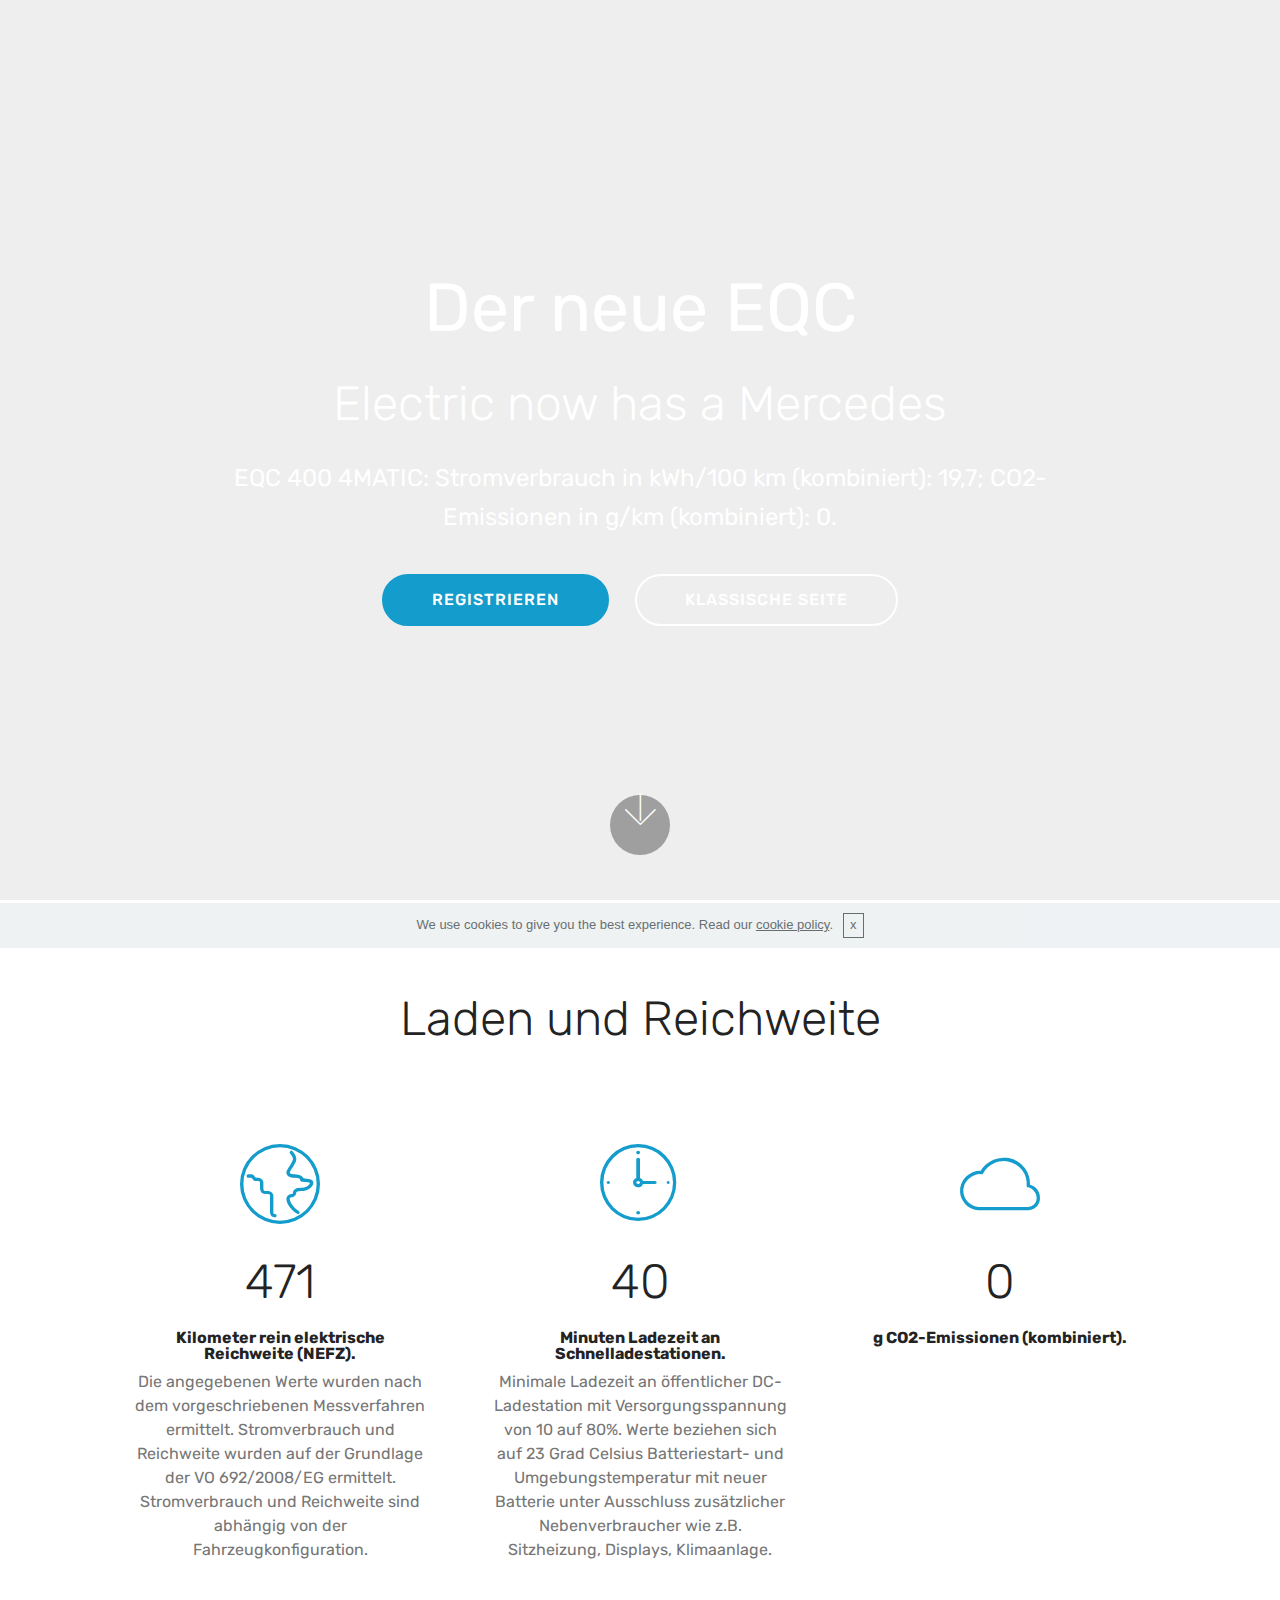
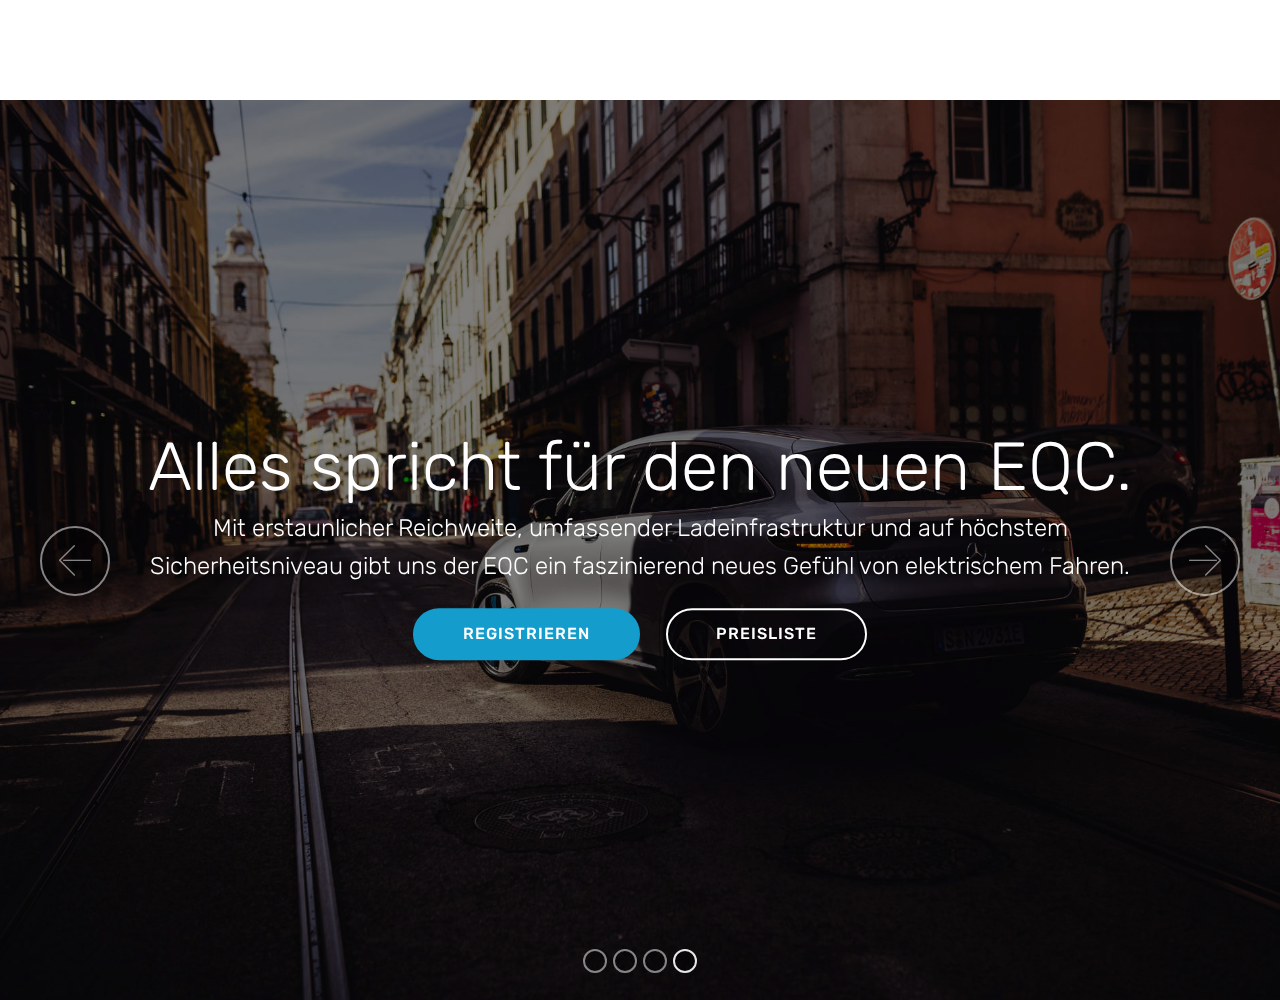
<file: index.html>
<!DOCTYPE html>
<html  >
<head>
  <!-- Site made with Mobirise Website Builder v4.10.7, https://mobirise.com -->
  <meta charset="UTF-8">
  <meta http-equiv="X-UA-Compatible" content="IE=edge">
  <meta name="generator" content="Mobirise v4.10.7, mobirise.com">
  <meta name="viewport" content="width=device-width, initial-scale=1, minimum-scale=1">
  <link rel="shortcut icon" href="assets/images/logo4.png" type="image/x-icon">
  <meta name="description" content="">
  
  <title>Home</title>
  <link rel="stylesheet" href="assets/web/assets/mobirise-icons/mobirise-icons.css">
  <link rel="stylesheet" href="assets/tether/tether.min.css">
  <link rel="stylesheet" href="assets/bootstrap/css/bootstrap.min.css">
  <link rel="stylesheet" href="assets/bootstrap/css/bootstrap-grid.min.css">
  <link rel="stylesheet" href="assets/bootstrap/css/bootstrap-reboot.min.css">
  <link rel="stylesheet" href="assets/gdpr-plugin/gdpr-styles.css">
  <link rel="stylesheet" href="assets/theme/css/style.css">
  <link rel="stylesheet" href="assets/mobirise/css/mbr-additional.css" type="text/css">
  
  
  
</head>
<body>
  <section class="cid-rBz2RCha58 mbr-fullscreen" data-bg-video="https://www.youtube.com/watch?v=TdrK1Y_M3uk" id="header2-0">

    

    

    <div class="container align-center">
        <div class="row justify-content-md-center">
            <div class="mbr-white col-md-10">
                <h1 class="mbr-section-title mbr-bold pb-3 mbr-fonts-style display-1"><span style="font-weight: normal;">
                    Der neue EQC</span></h1>
                <h3 class="mbr-section-subtitle align-center mbr-light pb-3 mbr-fonts-style display-2">
                    Electric now has a Mercedes</h3>
                <p class="mbr-text pb-3 mbr-fonts-style display-5">EQC 400 4MATIC: Stromverbrauch in kWh/100 km (kombiniert): 19,7; CO2-Emissionen in g/km (kombiniert): 0.</p>
                <div class="mbr-section-btn"><a class="btn btn-md btn-primary display-4" href="https://www.mercedes-benz.at/passengercars/mercedes-benz-cars/eqc-registration.html">REGISTRIEREN</a>
                    <a class="btn btn-md btn-white-outline display-4" href="https://www.mercedes-benz.at/passengercars/mercedes-benz-cars/models/eqc/explore.html">KLASSISCHE SEITE</a></div>
            </div>
        </div>
    </div>
    <div class="mbr-arrow hidden-sm-down" aria-hidden="true">
        <a href="#next">
            <i class="mbri-down mbr-iconfont"></i>
        </a>
    </div>
</section>

<section class="engine"><a href="https://mobirise.info/h">create a web page for free</a></section><section class="counters1 counters cid-rCqkPX7fSD" id="counters1-1">

    

    

    <div class="container">
        <h2 class="mbr-section-title pb-3 align-center mbr-fonts-style display-2"><p>
            Laden und Reichweite</p></h2>
        

        <div class="container pt-4 mt-2">
            <div class="media-container-row">
                <div class="card p-3 align-center col-12 col-md-6 col-lg-4">
                    <div class="panel-item p-3">
                        <div class="card-img pb-3">
                            <span class="mbr-iconfont mbri-globe"></span>
                        </div>

                        <div class="card-text">
                            <h3 class="count pt-3 pb-3 mbr-fonts-style display-2">
                                  471</h3>
                            <h4 class="mbr-content-title mbr-bold mbr-fonts-style display-7">
                                Kilometer rein elektrische Reichweite (NEFZ).</h4>
                            <p class="mbr-content-text mbr-fonts-style display-7">
                                Die angegebenen Werte wurden nach dem vorgeschriebenen Messverfahren ermittelt. Stromverbrauch und Reichweite wurden auf der Grundlage der VO 692/2008/EG ermittelt. Stromverbrauch und Reichweite sind abhängig von der Fahrzeugkonfiguration.
                            </p>
                        </div>
                    </div>
                </div>


                <div class="card p-3 align-center col-12 col-md-6 col-lg-4">
                    <div class="panel-item p-3">
                        <div class="card-img pb-3">
                            <span class="mbr-iconfont mbri-clock"></span>
                        </div>
                        <div class="card-text">
                            <h3 class="count pt-3 pb-3 mbr-fonts-style display-2">
                                  40</h3>
                            <h4 class="mbr-content-title mbr-bold mbr-fonts-style display-7">Minuten Ladezeit an Schnelladestationen.</h4>
                            <p class="mbr-content-text mbr-fonts-style display-7">
                                    Minimale Ladezeit an öffentlicher DC-Ladestation mit Versorgungsspannung von 10 auf 80%. Werte beziehen sich auf 23 Grad Celsius Batteriestart- und Umgebungstemperatur mit neuer Batterie unter Ausschluss zusätzlicher Nebenverbraucher wie z.B. Sitzheizung, Displays, Klimaanlage. 
                            </p>
                        </div>
                    </div>
                </div>

                <div class="card p-3 align-center col-12 col-md-6 col-lg-4">
                    <div class="panel-item p-3">
                        <div class="card-img pb-3">
                            <span class="mbr-iconfont mbri-cloud"></span>
                        </div>
                        <div class="card-text">
                            <h3 class="count pt-3 pb-3 mbr-fonts-style display-2">
                                  0
                            </h3>
                            <h4 class="mbr-content-title mbr-bold mbr-fonts-style display-7">
                                g CO2-Emissionen (kombiniert).</h4>
                            <p class="mbr-content-text mbr-fonts-style display-7"></p>
                        </div>
                    </div>
                </div>


                
            </div>
        </div>
   </div>
</section>

<section class="carousel slide cid-rCqmaTz2up" data-interval="false" id="slider1-3">

    

    <div class="full-screen"><div class="mbr-slider slide carousel" data-pause="true" data-keyboard="false" data-ride="carousel" data-interval="6000"><ol class="carousel-indicators"><li data-app-prevent-settings="" data-target="#slider1-3" data-slide-to="0"></li><li data-app-prevent-settings="" data-target="#slider1-3" data-slide-to="1"></li><li data-app-prevent-settings="" data-target="#slider1-3" data-slide-to="2"></li><li data-app-prevent-settings="" data-target="#slider1-3" class=" active" data-slide-to="3"></li></ol><div class="carousel-inner" role="listbox"><div class="carousel-item slider-fullscreen-image" data-bg-video-slide="false" style="background-image: url(assets/images/stageelement-5ecd.mq6.0.stage.20190430121536-1681x560.jpg);"><div class="container container-slide"><div class="image_wrapper"><div class="mbr-overlay"></div><img src="assets/images/stageelement-5ecd.mq6.0.stage.20190430121536-1681x560.jpg"><div class="carousel-caption justify-content-center"><div class="col-10 align-left"><h2 class="mbr-fonts-style display-1">Alles spricht für den neuen EQC.</h2><p class="lead mbr-text mbr-fonts-style display-5">Mit erstaunlicher Reichweite, umfassender Ladeinfrastruktur und auf höchstem Sicherheitsniveau gibt uns der EQC ein faszinierend neues Gefühl von elektrischem Fahren.</p><div class="mbr-section-btn" buttons="0"><a class="btn display-4 btn-primary" href="https://www.mercedes-benz.at/passengercars/mercedes-benz-cars/models/eqc/charging-and-range.html">LADEN UND REICHWEITE</a> <a class="btn  btn-white-outline display-4" href="https://www.mercedes-benz.at/passengercars/mercedes-benz-cars/models/eqc/comfort.html">KOMFORT</a></div></div></div></div></div></div><div class="carousel-item slider-fullscreen-image" data-bg-video-slide="false" style="background-image: url(assets/images/stageelement-91bf.mq6.0.stage.20190506113320-1681x560.jpg);"><div class="container container-slide"><div class="image_wrapper"><div class="mbr-overlay"></div><img src="assets/images/stageelement-91bf.mq6.0.stage.20190506113320-1681x560.jpg"><div class="carousel-caption justify-content-center"><div class="col-10 align-left"><h2 class="mbr-fonts-style display-1">Ein neuer Antrieb. Eine neue Ästhetik.</h2><p class="lead mbr-text mbr-fonts-style display-5">Der EQC strahlt eine faszinierende Reinheit, Ruhe und Modernität aus. Damit verkörpert er die neue Designsprache des progressiven Luxus.</p><div class="mbr-section-btn" buttons="0"><a class="btn btn-primary display-4" href="https://www.mercedes-benz.at/passengercars/mercedes-benz-cars/models/eqc/design.html">DESIGN</a> <a class="btn  btn-white-outline display-4" href="https://www.mercedes-benz.at/passengercars/mercedes-benz-cars/models/eqc/specifications.html">SPEZIFIKATIONEN</a></div></div></div></div></div></div><div class="carousel-item slider-fullscreen-image" data-bg-video-slide="false" style="background-image: url(assets/images/20190206eq1-1681x560.jpg);"><div class="container container-slide"><div class="image_wrapper"><div class="mbr-overlay"></div><img src="assets/images/20190206eq1-1681x560.jpg"><div class="carousel-caption justify-content-center"><div class="col-10 align-right"><h2 class="mbr-fonts-style display-1">Elektrisch Fahren mit dem Sicherheitsanspruch von Mercedes-Benz.</h2><p class="lead mbr-text mbr-fonts-style display-5">Fahrassistenzsysteme der neuesten Generation sorgen auch im EQC für ein höchst entspanntes, sicheres Fahrerlebnis. Im Notfall können sie automatisch reagieren und somit den Fahrer spürbar entlasten.</p><div class="mbr-section-btn" buttons="0"><a class="btn display-4 btn-primary" href="https://www.mercedes-benz.at/passengercars/mercedes-benz-cars/models/eqc/safety.html">SICHERHEIT</a> <a class="btn  btn-white-outline display-4" href="https://www.mercedes-benz.at/passengercars/mercedes-benz-cars/models/eqc/safety.html">LEASING UND FINANZIERUNG</a></div></div></div></div></div></div><div class="carousel-item slider-fullscreen-image active" data-bg-video-slide="false" style="background-image: url(assets/images/pc501429-2000x1333.jpg);"><div class="container container-slide"><div class="image_wrapper"><div class="mbr-overlay"></div><img src="assets/images/pc501429-2000x1333.jpg"><div class="carousel-caption justify-content-center"><div class="col-10 align-center"><h2 class="mbr-fonts-style display-1">Alles spricht für den neuen EQC.</h2><p class="lead mbr-text mbr-fonts-style display-5">Mit erstaunlicher Reichweite, umfassender Ladeinfrastruktur und auf höchstem Sicherheitsniveau gibt uns der EQC ein faszinierend neues Gefühl von elektrischem Fahren.</p><div class="mbr-section-btn" buttons="0"><a class="btn display-4 btn-primary" href="https://www.mercedes-benz.at/passengercars/mercedes-benz-cars/eqc-registration.html">REGISTRIEREN</a> <a class="btn  btn-white-outline display-4" href="https://www.mercedes-benz.at/passengercars/mercedes-benz-cars/models/eqc/offers/pricelist/_jcr_content/par/productinfotextimage/interactions.attachments.0.Mercedes-Benz-Preisliste-EQC-N293.pdf">PREISLISTE</a></div></div></div></div></div></div></div><a data-app-prevent-settings="" class="carousel-control carousel-control-prev" role="button" data-slide="prev" href="#slider1-3"><span aria-hidden="true" class="mbri-left mbr-iconfont"></span><span class="sr-only">Previous</span></a><a data-app-prevent-settings="" class="carousel-control carousel-control-next" role="button" data-slide="next" href="#slider1-3"><span aria-hidden="true" class="mbri-right mbr-iconfont"></span><span class="sr-only">Next</span></a></div></div>

</section>


  <script src="assets/web/assets/jquery/jquery.min.js"></script>
  <script src="assets/popper/popper.min.js"></script>
  <script src="assets/tether/tether.min.js"></script>
  <script src="assets/bootstrap/js/bootstrap.min.js"></script>
  <script src="assets/smoothscroll/smooth-scroll.js"></script>
  <script src="assets/cookies-alert-plugin/cookies-alert-core.js"></script>
  <script src="assets/cookies-alert-plugin/cookies-alert-script.js"></script>
  <script src="assets/bootstrapcarouselswipe/bootstrap-carousel-swipe.js"></script>
  <script src="assets/vimeoplayer/jquery.mb.vimeo_player.js"></script>
  <script src="assets/viewportchecker/jquery.viewportchecker.js"></script>
  <script src="assets/ytplayer/jquery.mb.ytplayer.min.js"></script>
  <script src="assets/theme/js/script.js"></script>
  <script src="assets/slidervideo/script.js"></script>
  
  
<input name="cookieData" type="hidden" data-cookie-text="We use cookies to give you the best experience. Read our <a href='privacy.html'>cookie policy</a>.">
  </body>
</html>
</file>
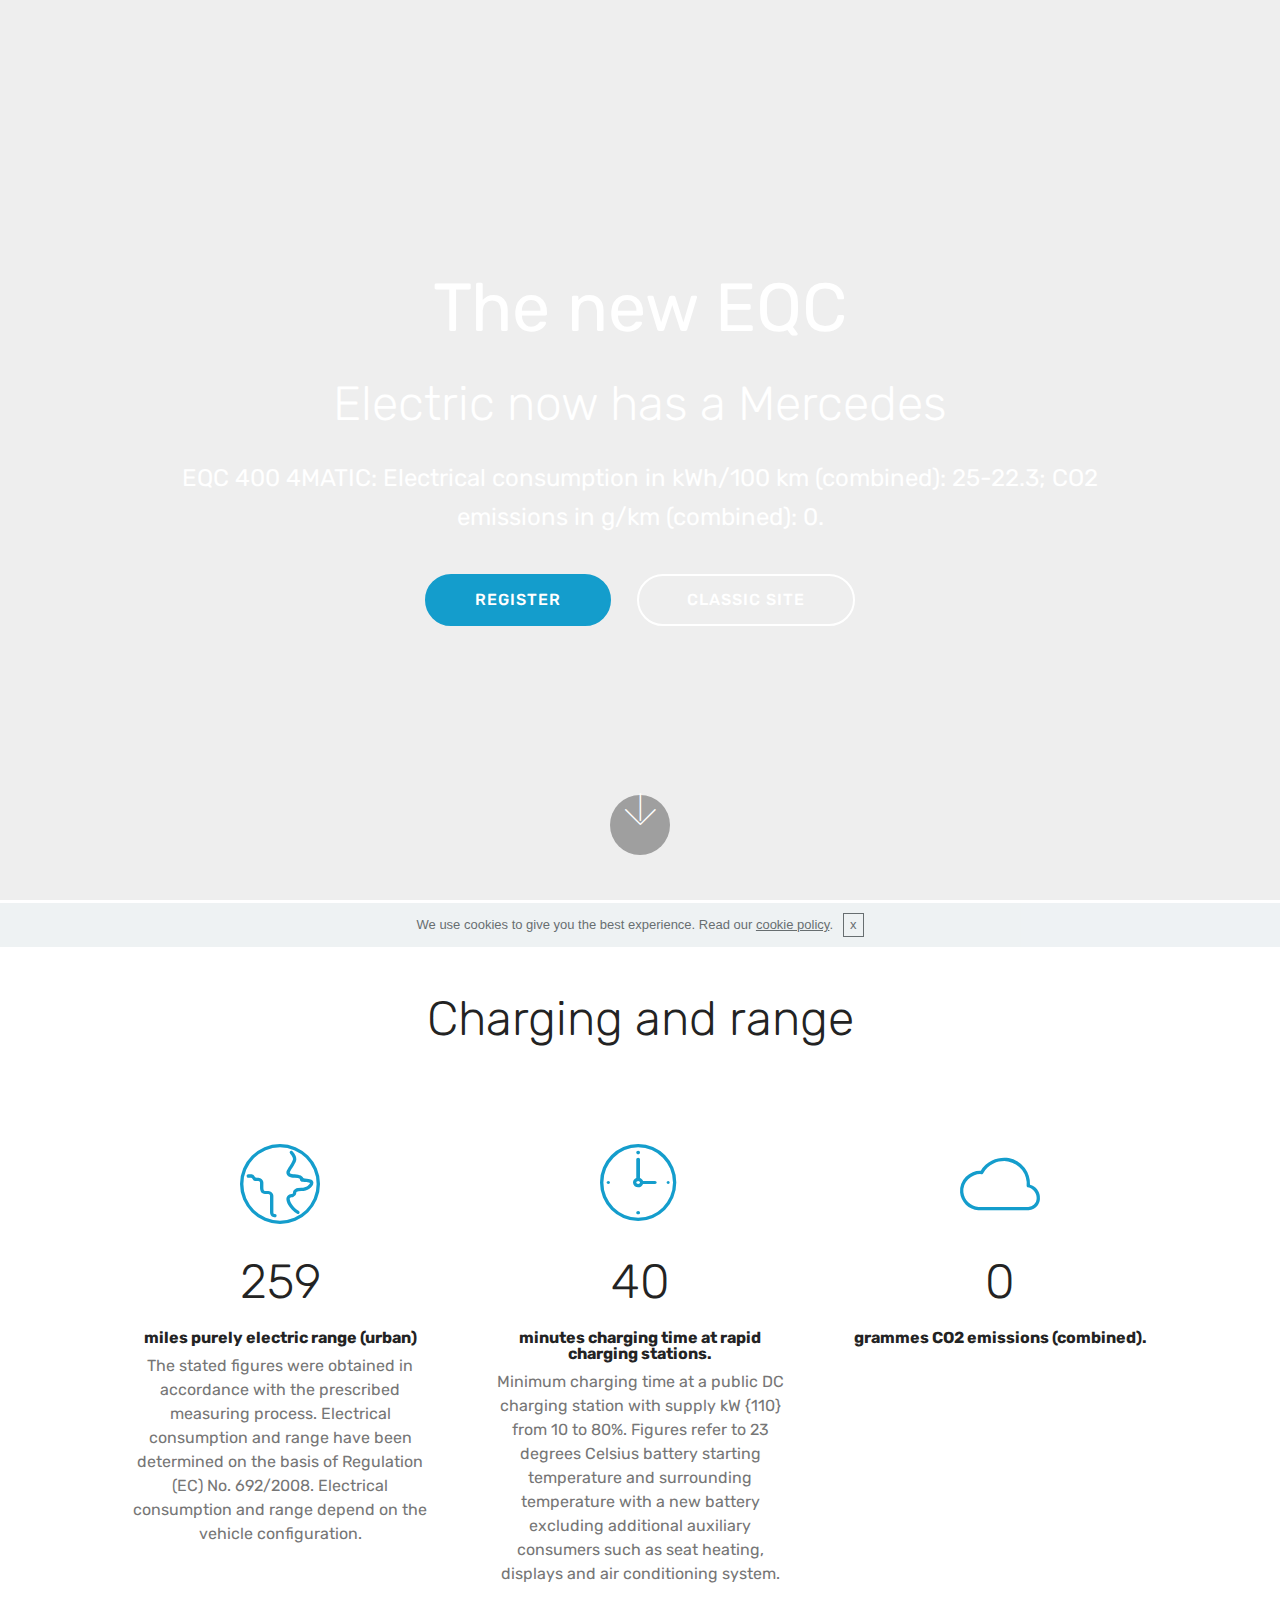
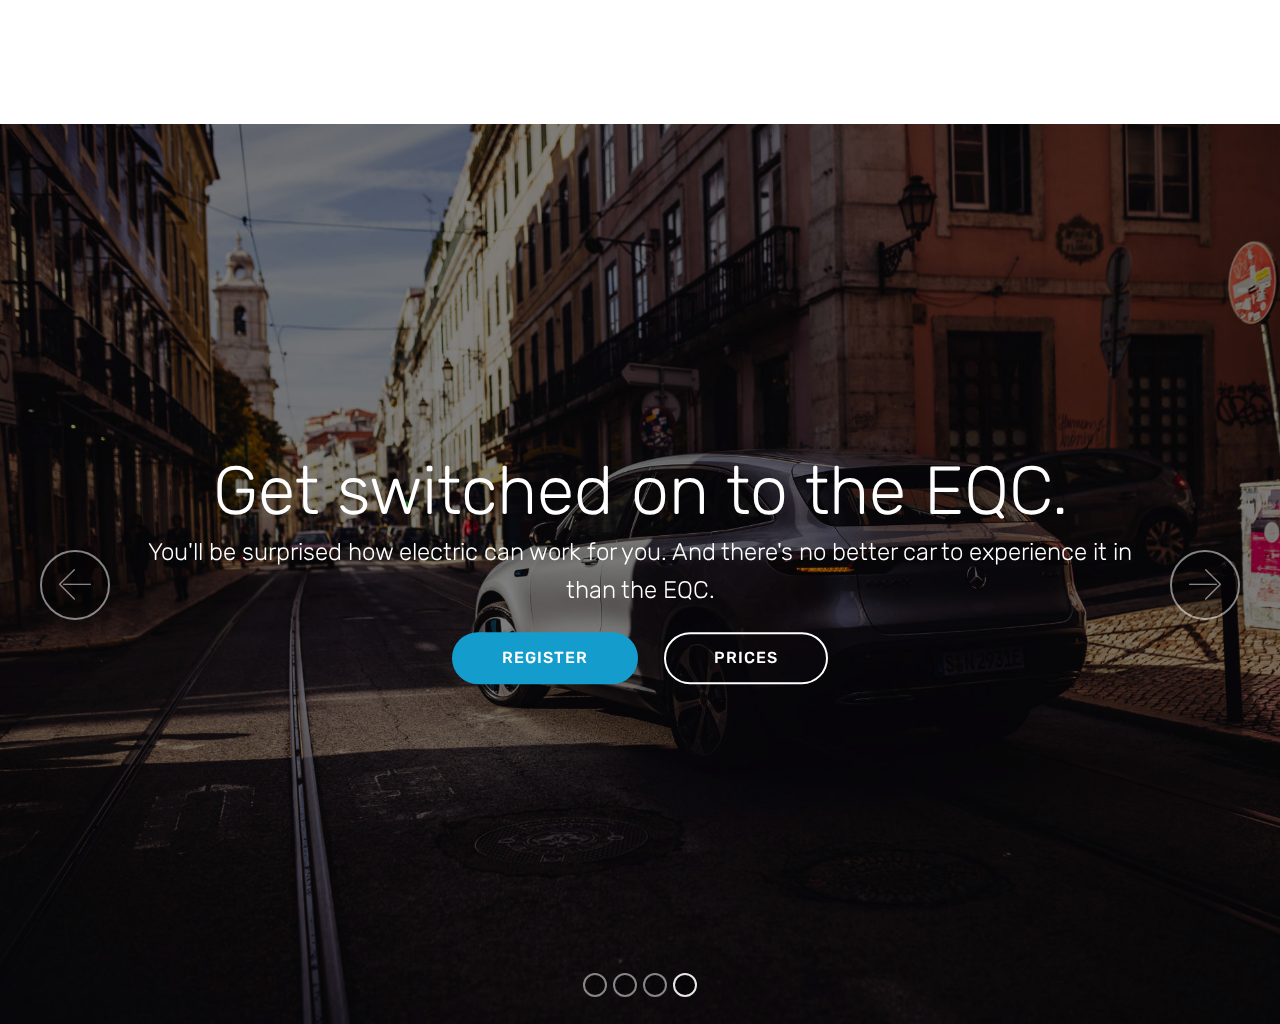
<file: home_en.html>
<!DOCTYPE html>
<html  >
<head>
  <!-- Site made with Mobirise Website Builder v4.10.7, https://mobirise.com -->
  <meta charset="UTF-8">
  <meta http-equiv="X-UA-Compatible" content="IE=edge">
  <meta name="generator" content="Mobirise v4.10.7, mobirise.com">
  <meta name="viewport" content="width=device-width, initial-scale=1, minimum-scale=1">
  <link rel="shortcut icon" href="assets/images/logo4.png" type="image/x-icon">
  <meta name="description" content="">
  
  <title>Home_en</title>
  <link rel="stylesheet" href="assets/web/assets/mobirise-icons/mobirise-icons.css">
  <link rel="stylesheet" href="assets/tether/tether.min.css">
  <link rel="stylesheet" href="assets/bootstrap/css/bootstrap.min.css">
  <link rel="stylesheet" href="assets/bootstrap/css/bootstrap-grid.min.css">
  <link rel="stylesheet" href="assets/bootstrap/css/bootstrap-reboot.min.css">
  <link rel="stylesheet" href="assets/gdpr-plugin/gdpr-styles.css">
  <link rel="stylesheet" href="assets/theme/css/style.css">
  <link rel="stylesheet" href="assets/mobirise/css/mbr-additional.css" type="text/css">
  
  
  
</head>
<body>
  <section class="cid-rDEAL49hdr mbr-fullscreen" data-bg-video="https://www.youtube.com/watch?v=TdrK1Y_M3uk" id="header2-4">

    

    

    <div class="container align-center">
        <div class="row justify-content-md-center">
            <div class="mbr-white col-md-10">
                <h1 class="mbr-section-title mbr-bold pb-3 mbr-fonts-style display-1"><span style="font-weight: normal;">
                    The new EQC</span></h1>
                <h3 class="mbr-section-subtitle align-center mbr-light pb-3 mbr-fonts-style display-2">
                    Electric now has a Mercedes</h3>
                <p class="mbr-text pb-3 mbr-fonts-style display-5">EQC 400 4MATIC: Electrical consumption in kWh/100 km (combined): 25-22.3; CO2 emissions in g/km (combined): 0.</p>
                <div class="mbr-section-btn"><a class="btn btn-md btn-primary display-4" href="https://www.mercedes-benz.co.uk/passengercars/mercedes-benz-cars/eqc-registration/eqc-stage.module.html">REGISTER</a>
                    <a class="btn btn-md btn-white-outline display-4" href="https://www.mercedes-benz.co.uk/passengercars/mercedes-benz-cars/models/eqc/explore.html">CLASSIC SITE</a></div>
            </div>
        </div>
    </div>
    <div class="mbr-arrow hidden-sm-down" aria-hidden="true">
        <a href="#next">
            <i class="mbri-down mbr-iconfont"></i>
        </a>
    </div>
</section>

<section class="engine"><a href="https://mobirise.info/p">website templates free download</a></section><section class="counters1 counters cid-rDEAL4AT7h" id="counters1-5">

    

    

    <div class="container">
        <h2 class="mbr-section-title pb-3 align-center mbr-fonts-style display-2"><p>
            Charging and range</p></h2>
        

        <div class="container pt-4 mt-2">
            <div class="media-container-row">
                <div class="card p-3 align-center col-12 col-md-6 col-lg-4">
                    <div class="panel-item p-3">
                        <div class="card-img pb-3">
                            <span class="mbr-iconfont mbri-globe"></span>
                        </div>

                        <div class="card-text">
                            <h3 class="count pt-3 pb-3 mbr-fonts-style display-2">
                                  259</h3>
                            <h4 class="mbr-content-title mbr-bold mbr-fonts-style display-7">miles purely electric range (urban)</h4>
                            <p class="mbr-content-text mbr-fonts-style display-7">
                                The stated figures were obtained in accordance with the prescribed measuring process. Electrical consumption and range have been determined on the basis of Regulation (EC) No. 692/2008. Electrical consumption and range depend on the vehicle configuration.
                            </p>
                        </div>
                    </div>
                </div>


                <div class="card p-3 align-center col-12 col-md-6 col-lg-4">
                    <div class="panel-item p-3">
                        <div class="card-img pb-3">
                            <span class="mbr-iconfont mbri-clock"></span>
                        </div>
                        <div class="card-text">
                            <h3 class="count pt-3 pb-3 mbr-fonts-style display-2">
                                  40</h3>
                            <h4 class="mbr-content-title mbr-bold mbr-fonts-style display-7">minutes charging time at rapid charging stations.</h4>
                            <p class="mbr-content-text mbr-fonts-style display-7">
                                    Minimum charging time at a public DC charging station with supply kW {110} from 10 to 80%. Figures refer to 23 degrees Celsius battery starting temperature and surrounding temperature with a new battery excluding additional auxiliary consumers such as seat heating, displays and air conditioning system. 
                            </p>
                        </div>
                    </div>
                </div>

                <div class="card p-3 align-center col-12 col-md-6 col-lg-4">
                    <div class="panel-item p-3">
                        <div class="card-img pb-3">
                            <span class="mbr-iconfont mbri-cloud"></span>
                        </div>
                        <div class="card-text">
                            <h3 class="count pt-3 pb-3 mbr-fonts-style display-2">
                                  0
                            </h3>
                            <h4 class="mbr-content-title mbr-bold mbr-fonts-style display-7">grammes CO2 emissions (combined).</h4>
                            <p class="mbr-content-text mbr-fonts-style display-7"></p>
                        </div>
                    </div>
                </div>


                
            </div>
        </div>
   </div>
</section>

<section class="carousel slide cid-rDEAL597V1" data-interval="false" id="slider1-6">

    

    <div class="full-screen"><div class="mbr-slider slide carousel" data-pause="true" data-keyboard="false" data-ride="carousel" data-interval="6000"><ol class="carousel-indicators"><li data-app-prevent-settings="" data-target="#slider1-6" data-slide-to="0"></li><li data-app-prevent-settings="" data-target="#slider1-6" data-slide-to="1"></li><li data-app-prevent-settings="" data-target="#slider1-6" data-slide-to="2"></li><li data-app-prevent-settings="" data-target="#slider1-6" class=" active" data-slide-to="3"></li></ol><div class="carousel-inner" role="listbox"><div class="carousel-item slider-fullscreen-image" data-bg-video-slide="false" style="background-image: url(assets/images/stageelement-5ecd.mq6.0.stage.20190430121536-1681x560.jpg);"><div class="container container-slide"><div class="image_wrapper"><div class="mbr-overlay"></div><img src="assets/images/stageelement-5ecd.mq6.0.stage.20190430121536-1681x560.jpg"><div class="carousel-caption justify-content-center"><div class="col-10 align-left"><h2 class="mbr-fonts-style display-1">Get switched on to the EQC.</h2><p class="lead mbr-text mbr-fonts-style display-5">You'll be surprised how electric can work for you. And there's no better car to experience it in than the EQC.</p><div class="mbr-section-btn" buttons="0"><a class="btn display-4 btn-primary" href="https://www.mercedes-benz.co.uk/passengercars/mercedes-benz-cars/models/eqc/charging-and-range.html">CHARGING AND RANGE</a> <a class="btn  btn-white-outline display-4" href="https://www.mercedes-benz.co.uk/passengercars/mercedes-benz-cars/models/eqc/comfort.html">TECHNOLOGY</a></div></div></div></div></div></div><div class="carousel-item slider-fullscreen-image" data-bg-video-slide="false" style="background-image: url(assets/images/stageelement-91bf.mq6.0.stage.20190506113320-1681x560.jpg);"><div class="container container-slide"><div class="image_wrapper"><div class="mbr-overlay"></div><img src="assets/images/stageelement-91bf.mq6.0.stage.20190506113320-1681x560.jpg"><div class="carousel-caption justify-content-center"><div class="col-10 align-left"><h2 class="mbr-fonts-style display-1">EQC. The first word in a new design language.</h2><p class="lead mbr-text mbr-fonts-style display-5">With a brand-new grille and rear light design created just for the EQC, and blue accents which mirror the flow of power to its two electric motors, our new electric car marks a turning point in Mercedes-Benz design.</p><div class="mbr-section-btn" buttons="0"><a class="btn btn-primary display-4" href="https://www.mercedes-benz.co.uk/passengercars/mercedes-benz-cars/models/eqc/design.html">DESIGN</a> <a class="btn  btn-white-outline display-4" href="https://www.mercedes-benz.co.uk/passengercars/mercedes-benz-cars/models/eqc/specifications.html">SPECIFICATIONS</a></div></div></div></div></div></div><div class="carousel-item slider-fullscreen-image" data-bg-video-slide="false" style="background-image: url(assets/images/20190206eq1-1681x560.jpg);"><div class="container container-slide"><div class="image_wrapper"><div class="mbr-overlay"></div><img src="assets/images/20190206eq1-1681x560.jpg"><div class="carousel-caption justify-content-center"><div class="col-10 align-right"><h2 class="mbr-fonts-style display-1">Electric driving according to Mercedes safety standards</h2><p class="lead mbr-text mbr-fonts-style display-5">Latest generation driver assistance systems can warn the driver depending on the situation, support him or her and even react automatically, for example to maintain the distance to the car in front, the speed or remain in lane, thus making life significantly easier for the driver.<br><br></p><div class="mbr-section-btn" buttons="0"><a class="btn display-4 btn-primary" href="https://www.mercedes-benz.co.uk/passengercars/mercedes-benz-cars/models/eqc/safety.html">SAFETY</a> <a class="btn  btn-white-outline display-4" href="https://www.mercedes-benz.co.uk/passengercars/buy/latest-offers/application.module.html#!/model/eqc-suv/personal/CH?owda=misc">LEASING AND FINANCING</a></div></div></div></div></div></div><div class="carousel-item slider-fullscreen-image active" data-bg-video-slide="false" style="background-image: url(assets/images/pc501429-2000x1333.jpg);"><div class="container container-slide"><div class="image_wrapper"><div class="mbr-overlay"></div><img src="assets/images/pc501429-2000x1333.jpg"><div class="carousel-caption justify-content-center"><div class="col-10 align-center"><h2 class="mbr-fonts-style display-1">Get switched on to the EQC.</h2><p class="lead mbr-text mbr-fonts-style display-5">You'll be surprised how electric can work for you. And there's no better car to experience it in than the EQC.</p><div class="mbr-section-btn" buttons="0"><a class="btn display-4 btn-primary" href="https://www.mercedes-benz.co.uk/passengercars/mercedes-benz-cars/eqc-registration.html">REGISTER</a> <a class="btn  btn-white-outline display-4" href="https://www.mercedes-benz.co.uk/passengercars/mercedes-benz-cars/models/eqc/offers/footnote.module.html">PRICES</a></div></div></div></div></div></div></div><a data-app-prevent-settings="" class="carousel-control carousel-control-prev" role="button" data-slide="prev" href="#slider1-6"><span aria-hidden="true" class="mbri-left mbr-iconfont"></span><span class="sr-only">Previous</span></a><a data-app-prevent-settings="" class="carousel-control carousel-control-next" role="button" data-slide="next" href="#slider1-6"><span aria-hidden="true" class="mbri-right mbr-iconfont"></span><span class="sr-only">Next</span></a></div></div>

</section>


  <script src="assets/web/assets/jquery/jquery.min.js"></script>
  <script src="assets/popper/popper.min.js"></script>
  <script src="assets/tether/tether.min.js"></script>
  <script src="assets/bootstrap/js/bootstrap.min.js"></script>
  <script src="assets/smoothscroll/smooth-scroll.js"></script>
  <script src="assets/cookies-alert-plugin/cookies-alert-core.js"></script>
  <script src="assets/cookies-alert-plugin/cookies-alert-script.js"></script>
  <script src="assets/bootstrapcarouselswipe/bootstrap-carousel-swipe.js"></script>
  <script src="assets/vimeoplayer/jquery.mb.vimeo_player.js"></script>
  <script src="assets/viewportchecker/jquery.viewportchecker.js"></script>
  <script src="assets/ytplayer/jquery.mb.ytplayer.min.js"></script>
  <script src="assets/theme/js/script.js"></script>
  <script src="assets/slidervideo/script.js"></script>
  
  
<input name="cookieData" type="hidden" data-cookie-text="We use cookies to give you the best experience. Read our <a href='privacy.html'>cookie policy</a>.">
  </body>
</html>
</file>
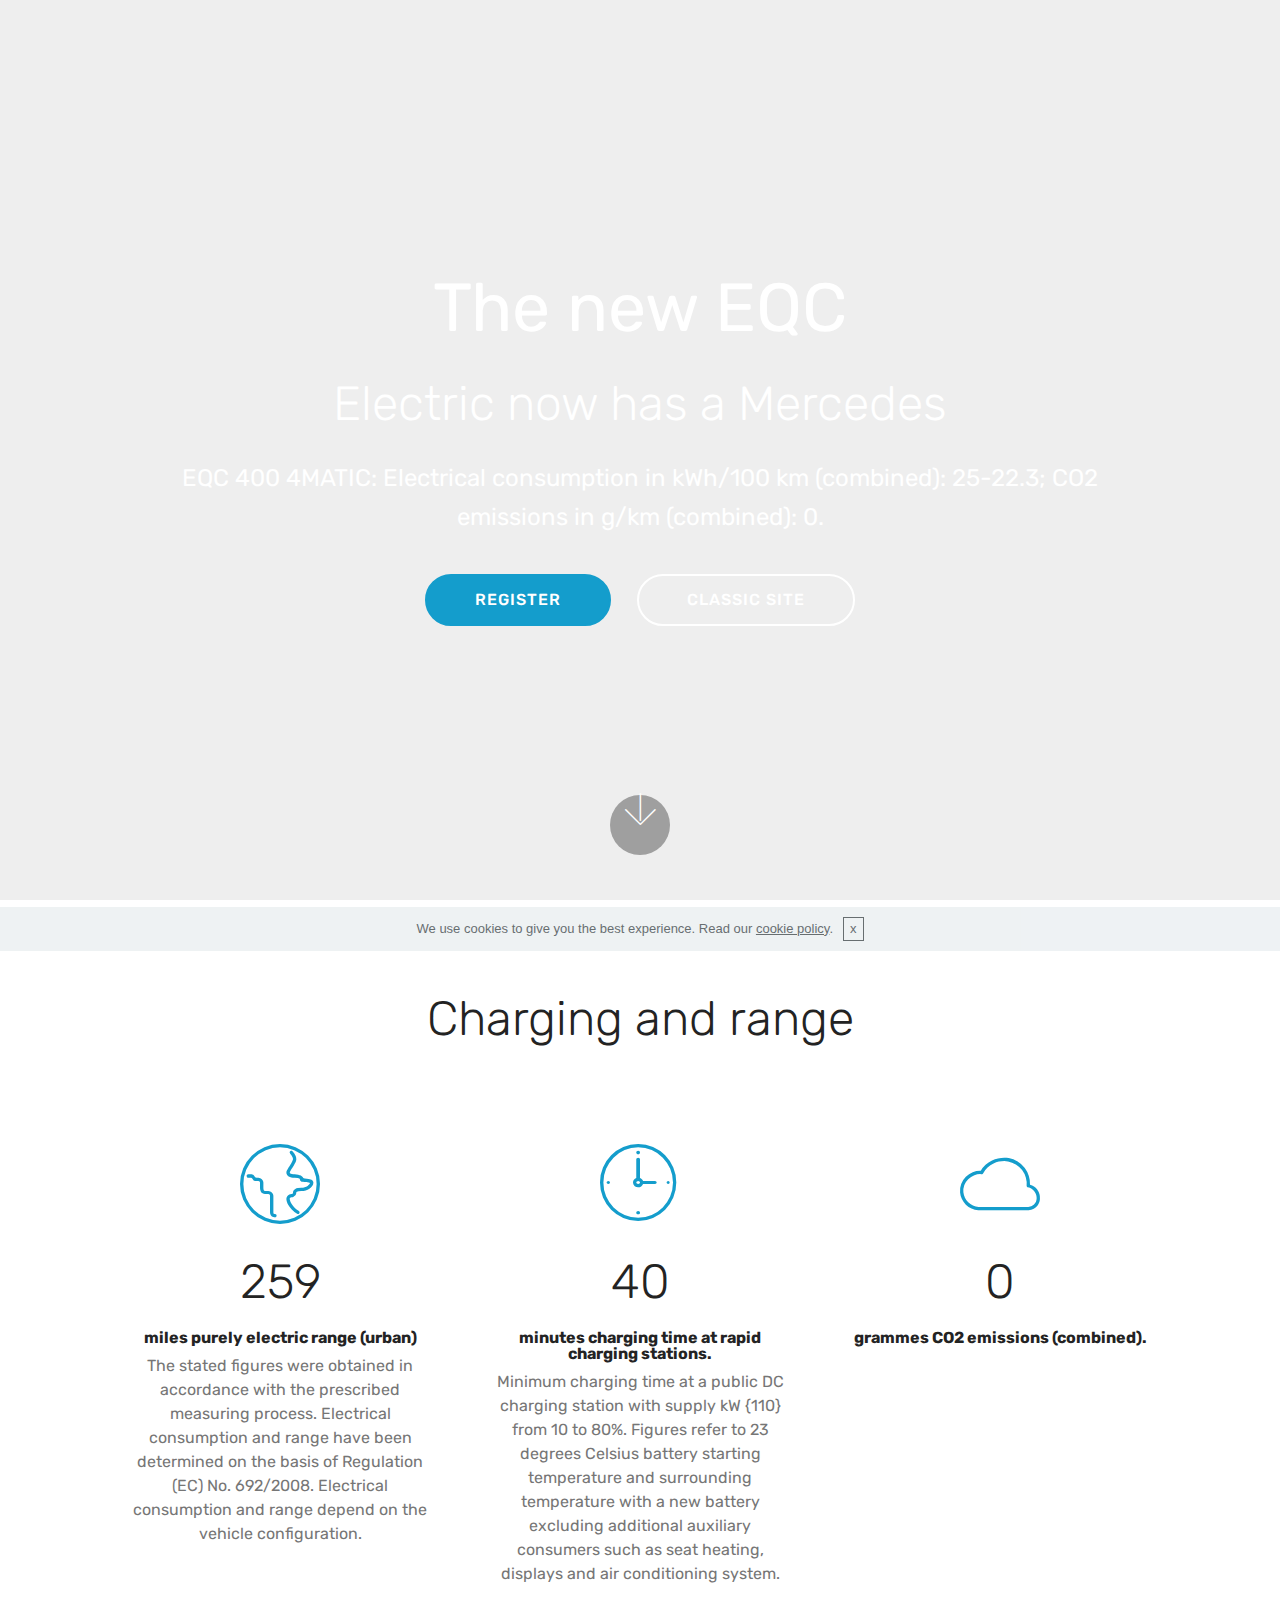
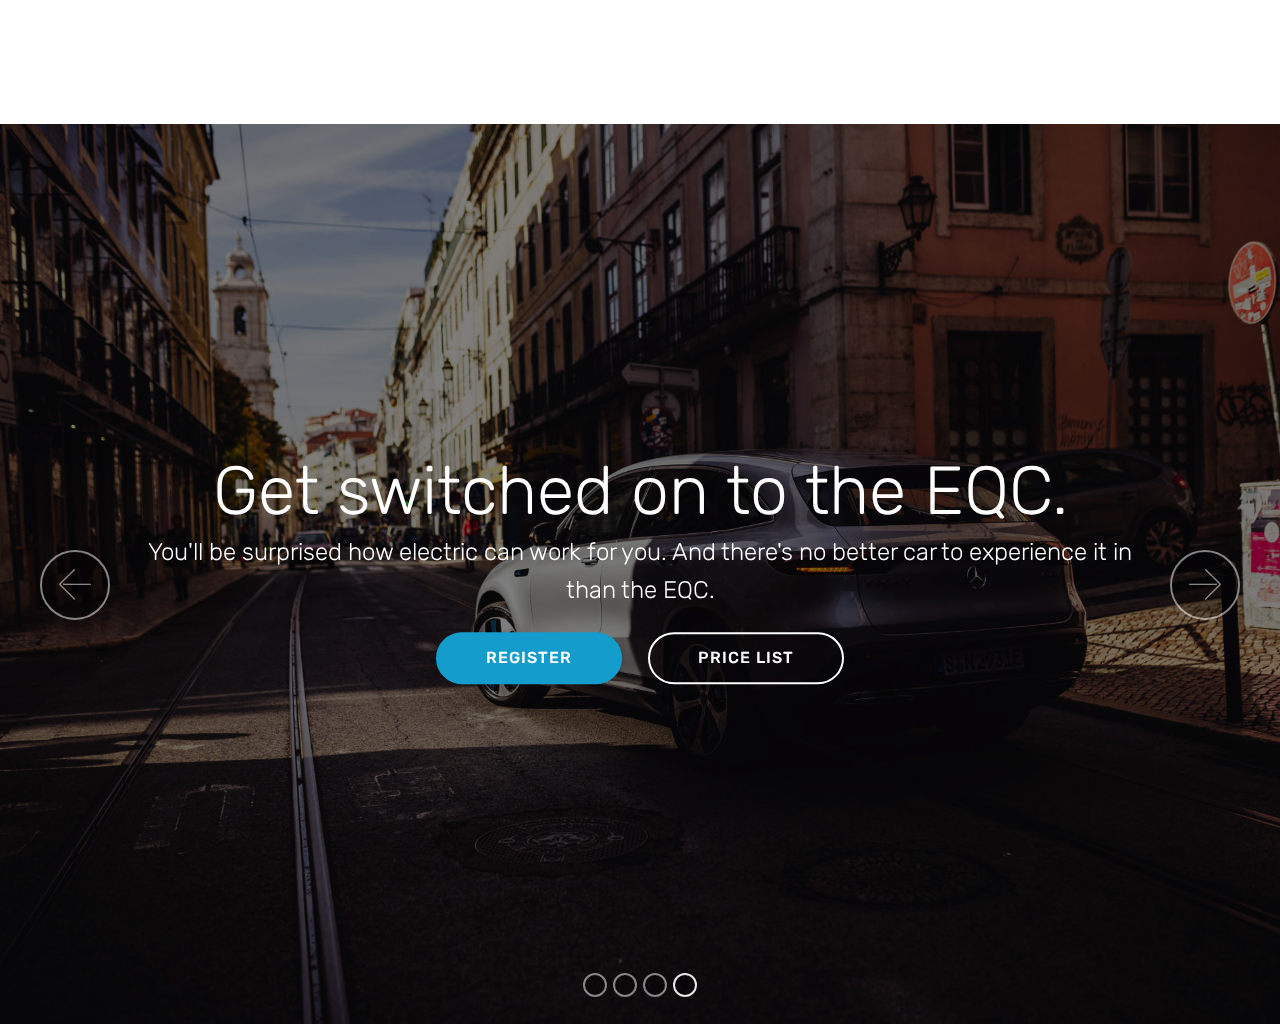
<file: page1.html>
<!DOCTYPE html>
<html  >
<head>
  <!-- Site made with Mobirise Website Builder v4.10.7, https://mobirise.com -->
  <meta charset="UTF-8">
  <meta http-equiv="X-UA-Compatible" content="IE=edge">
  <meta name="generator" content="Mobirise v4.10.7, mobirise.com">
  <meta name="viewport" content="width=device-width, initial-scale=1, minimum-scale=1">
  <link rel="shortcut icon" href="assets/images/logo4.png" type="image/x-icon">
  <meta name="description" content="">
  
  <title>Home_en</title>
  <link rel="stylesheet" href="assets/web/assets/mobirise-icons/mobirise-icons.css">
  <link rel="stylesheet" href="assets/tether/tether.min.css">
  <link rel="stylesheet" href="assets/bootstrap/css/bootstrap.min.css">
  <link rel="stylesheet" href="assets/bootstrap/css/bootstrap-grid.min.css">
  <link rel="stylesheet" href="assets/bootstrap/css/bootstrap-reboot.min.css">
  <link rel="stylesheet" href="assets/gdpr-plugin/gdpr-styles.css">
  <link rel="stylesheet" href="assets/theme/css/style.css">
  <link rel="stylesheet" href="assets/mobirise/css/mbr-additional.css" type="text/css">
  
  
  
</head>
<body>
  <section class="cid-rDEAL49hdr mbr-fullscreen" data-bg-video="https://www.youtube.com/watch?v=TdrK1Y_M3uk" id="header2-4">

    

    

    <div class="container align-center">
        <div class="row justify-content-md-center">
            <div class="mbr-white col-md-10">
                <h1 class="mbr-section-title mbr-bold pb-3 mbr-fonts-style display-1"><span style="font-weight: normal;">
                    The new EQC</span></h1>
                <h3 class="mbr-section-subtitle align-center mbr-light pb-3 mbr-fonts-style display-2">
                    Electric now has a Mercedes</h3>
                <p class="mbr-text pb-3 mbr-fonts-style display-5">EQC 400 4MATIC: Electrical consumption in kWh/100 km (combined): 25-22.3; CO2 emissions in g/km (combined): 0.</p>
                <div class="mbr-section-btn"><a class="btn btn-md btn-primary display-4" href="https://www.mercedes-benz.at/passengercars/mercedes-benz-cars/eqc-registration.html">REGISTER</a>
                    <a class="btn btn-md btn-white-outline display-4" href="https://www.mercedes-benz.at/passengercars/mercedes-benz-cars/models/eqc/explore.html">CLASSIC SITE</a></div>
            </div>
        </div>
    </div>
    <div class="mbr-arrow hidden-sm-down" aria-hidden="true">
        <a href="#next">
            <i class="mbri-down mbr-iconfont"></i>
        </a>
    </div>
</section>

<section class="engine"><a href="https://mobirise.info/u">bootstrap website templates</a></section><section class="counters1 counters cid-rDEAL4AT7h" id="counters1-5">

    

    

    <div class="container">
        <h2 class="mbr-section-title pb-3 align-center mbr-fonts-style display-2"><p>
            Charging and range</p></h2>
        

        <div class="container pt-4 mt-2">
            <div class="media-container-row">
                <div class="card p-3 align-center col-12 col-md-6 col-lg-4">
                    <div class="panel-item p-3">
                        <div class="card-img pb-3">
                            <span class="mbr-iconfont mbri-globe"></span>
                        </div>

                        <div class="card-text">
                            <h3 class="count pt-3 pb-3 mbr-fonts-style display-2">
                                  259</h3>
                            <h4 class="mbr-content-title mbr-bold mbr-fonts-style display-7">miles purely electric range (urban)</h4>
                            <p class="mbr-content-text mbr-fonts-style display-7">
                                The stated figures were obtained in accordance with the prescribed measuring process. Electrical consumption and range have been determined on the basis of Regulation (EC) No. 692/2008. Electrical consumption and range depend on the vehicle configuration.
                            </p>
                        </div>
                    </div>
                </div>


                <div class="card p-3 align-center col-12 col-md-6 col-lg-4">
                    <div class="panel-item p-3">
                        <div class="card-img pb-3">
                            <span class="mbr-iconfont mbri-clock"></span>
                        </div>
                        <div class="card-text">
                            <h3 class="count pt-3 pb-3 mbr-fonts-style display-2">
                                  40</h3>
                            <h4 class="mbr-content-title mbr-bold mbr-fonts-style display-7">minutes charging time at rapid charging stations.</h4>
                            <p class="mbr-content-text mbr-fonts-style display-7">
                                    Minimum charging time at a public DC charging station with supply kW {110} from 10 to 80%. Figures refer to 23 degrees Celsius battery starting temperature and surrounding temperature with a new battery excluding additional auxiliary consumers such as seat heating, displays and air conditioning system. 
                            </p>
                        </div>
                    </div>
                </div>

                <div class="card p-3 align-center col-12 col-md-6 col-lg-4">
                    <div class="panel-item p-3">
                        <div class="card-img pb-3">
                            <span class="mbr-iconfont mbri-cloud"></span>
                        </div>
                        <div class="card-text">
                            <h3 class="count pt-3 pb-3 mbr-fonts-style display-2">
                                  0
                            </h3>
                            <h4 class="mbr-content-title mbr-bold mbr-fonts-style display-7">grammes CO2 emissions (combined).</h4>
                            <p class="mbr-content-text mbr-fonts-style display-7"></p>
                        </div>
                    </div>
                </div>


                
            </div>
        </div>
   </div>
</section>

<section class="carousel slide cid-rDEAL597V1" data-interval="false" id="slider1-6">

    

    <div class="full-screen"><div class="mbr-slider slide carousel" data-pause="true" data-keyboard="false" data-ride="carousel" data-interval="6000"><ol class="carousel-indicators"><li data-app-prevent-settings="" data-target="#slider1-6" data-slide-to="0"></li><li data-app-prevent-settings="" data-target="#slider1-6" data-slide-to="1"></li><li data-app-prevent-settings="" data-target="#slider1-6" data-slide-to="2"></li><li data-app-prevent-settings="" data-target="#slider1-6" class=" active" data-slide-to="3"></li></ol><div class="carousel-inner" role="listbox"><div class="carousel-item slider-fullscreen-image" data-bg-video-slide="false" style="background-image: url(assets/images/stageelement-5ecd.mq6.0.stage.20190430121536-1681x560.jpg);"><div class="container container-slide"><div class="image_wrapper"><div class="mbr-overlay"></div><img src="assets/images/stageelement-5ecd.mq6.0.stage.20190430121536-1681x560.jpg"><div class="carousel-caption justify-content-center"><div class="col-10 align-left"><h2 class="mbr-fonts-style display-1">Get switched on to the EQC.</h2><p class="lead mbr-text mbr-fonts-style display-5">You'll be surprised how electric can work for you. And there's no better car to experience it in than the EQC.</p><div class="mbr-section-btn" buttons="0"><a class="btn display-4 btn-primary" href="https://www.mercedes-benz.at/passengercars/mercedes-benz-cars/models/eqc/charging-and-range.html">CHARGING AND RANGE</a> <a class="btn  btn-white-outline display-4" href="https://www.mercedes-benz.at/passengercars/mercedes-benz-cars/models/eqc/comfort.html">TECHNOLOGY</a></div></div></div></div></div></div><div class="carousel-item slider-fullscreen-image" data-bg-video-slide="false" style="background-image: url(assets/images/stageelement-91bf.mq6.0.stage.20190506113320-1681x560.jpg);"><div class="container container-slide"><div class="image_wrapper"><div class="mbr-overlay"></div><img src="assets/images/stageelement-91bf.mq6.0.stage.20190506113320-1681x560.jpg"><div class="carousel-caption justify-content-center"><div class="col-10 align-left"><h2 class="mbr-fonts-style display-1">EQC. The first word in a new design language.</h2><p class="lead mbr-text mbr-fonts-style display-5">With a brand-new grille and rear light design created just for the EQC, and blue accents which mirror the flow of power to its two electric motors, our new electric car marks a turning point in Mercedes-Benz design.</p><div class="mbr-section-btn" buttons="0"><a class="btn btn-primary display-4" href="https://www.mercedes-benz.at/passengercars/mercedes-benz-cars/models/eqc/design.html">DESIGN</a> <a class="btn  btn-white-outline display-4" href="https://www.mercedes-benz.at/passengercars/mercedes-benz-cars/models/eqc/specifications.html">SPECIFICATIONS</a></div></div></div></div></div></div><div class="carousel-item slider-fullscreen-image" data-bg-video-slide="false" style="background-image: url(assets/images/20190206eq1-1681x560.jpg);"><div class="container container-slide"><div class="image_wrapper"><div class="mbr-overlay"></div><img src="assets/images/20190206eq1-1681x560.jpg"><div class="carousel-caption justify-content-center"><div class="col-10 align-right"><h2 class="mbr-fonts-style display-1">Electrict driving according to Mercedes safety standards</h2><p class="lead mbr-text mbr-fonts-style display-5">Latest generation driver assistance systems can warn the driver depending on the situation, support him or her and even react automatically, for example to maintain the distance to the car in front, the speed or remain in lane, thus making life significantly easier for the driver.<br><br></p><div class="mbr-section-btn" buttons="0"><a class="btn display-4 btn-primary" href="https://www.mercedes-benz.at/passengercars/mercedes-benz-cars/models/eqc/safety.html">SAFETY</a> <a class="btn  btn-white-outline display-4" href="https://www.mercedes-benz.at/passengercars/mercedes-benz-cars/models/eqc/safety.html">LEASING AND FINANCING</a></div></div></div></div></div></div><div class="carousel-item slider-fullscreen-image active" data-bg-video-slide="false" style="background-image: url(assets/images/pc501429-2000x1333.jpg);"><div class="container container-slide"><div class="image_wrapper"><div class="mbr-overlay"></div><img src="assets/images/pc501429-2000x1333.jpg"><div class="carousel-caption justify-content-center"><div class="col-10 align-center"><h2 class="mbr-fonts-style display-1">Get switched on to the EQC.</h2><p class="lead mbr-text mbr-fonts-style display-5">You'll be surprised how electric can work for you. And there's no better car to experience it in than the EQC.</p><div class="mbr-section-btn" buttons="0"><a class="btn display-4 btn-primary" href="https://www.mercedes-benz.at/passengercars/mercedes-benz-cars/eqc-registration.html">REGISTER</a> <a class="btn  btn-white-outline display-4" href="https://www.mercedes-benz.at/passengercars/mercedes-benz-cars/models/eqc/offers/pricelist/_jcr_content/par/productinfotextimage/interactions.attachments.0.Mercedes-Benz-Preisliste-EQC-N293.pdf">PRICE LIST</a></div></div></div></div></div></div></div><a data-app-prevent-settings="" class="carousel-control carousel-control-prev" role="button" data-slide="prev" href="#slider1-6"><span aria-hidden="true" class="mbri-left mbr-iconfont"></span><span class="sr-only">Previous</span></a><a data-app-prevent-settings="" class="carousel-control carousel-control-next" role="button" data-slide="next" href="#slider1-6"><span aria-hidden="true" class="mbri-right mbr-iconfont"></span><span class="sr-only">Next</span></a></div></div>

</section>


  <script src="assets/web/assets/jquery/jquery.min.js"></script>
  <script src="assets/popper/popper.min.js"></script>
  <script src="assets/tether/tether.min.js"></script>
  <script src="assets/bootstrap/js/bootstrap.min.js"></script>
  <script src="assets/smoothscroll/smooth-scroll.js"></script>
  <script src="assets/cookies-alert-plugin/cookies-alert-core.js"></script>
  <script src="assets/cookies-alert-plugin/cookies-alert-script.js"></script>
  <script src="assets/bootstrapcarouselswipe/bootstrap-carousel-swipe.js"></script>
  <script src="assets/vimeoplayer/jquery.mb.vimeo_player.js"></script>
  <script src="assets/viewportchecker/jquery.viewportchecker.js"></script>
  <script src="assets/ytplayer/jquery.mb.ytplayer.min.js"></script>
  <script src="assets/theme/js/script.js"></script>
  <script src="assets/slidervideo/script.js"></script>
  
  
<input name="cookieData" type="hidden" data-cookie-text="We use cookies to give you the best experience. Read our <a href='privacy.html'>cookie policy</a>.">
  </body>
</html>
</file>
<file: assets/web/assets/mobirise-icons/mobirise-icons.css>
@font-face {
  font-family: 'MobiriseIcons';
  src:  url('mobirise-icons.eot?spat4u');
  src:  url('mobirise-icons.eot?spat4u#iefix') format('embedded-opentype'),
    url('mobirise-icons.ttf?spat4u') format('truetype'),
    url('mobirise-icons.woff?spat4u') format('woff'),
    url('mobirise-icons.svg?spat4u#MobiriseIcons') format('svg');
  font-weight: normal;
  font-style: normal;
}

[class^="mbri-"], [class*=" mbri-"] {
  /* use !important to prevent issues with browser extensions that change fonts */
  font-family: MobiriseIcons !important;
  speak: none;
  font-style: normal;
  font-weight: normal;
  font-variant: normal;
  text-transform: none;
  line-height: 1;

  /* Better Font Rendering =========== */
  -webkit-font-smoothing: antialiased;
  -moz-osx-font-smoothing: grayscale;
}

.mbri-add-submenu:before {
  content: "\e900";
}
.mbri-alert:before {
  content: "\e901";
}
.mbri-align-center:before {
  content: "\e902";
}
.mbri-align-justify:before {
  content: "\e903";
}
.mbri-align-left:before {
  content: "\e904";
}
.mbri-align-right:before {
  content: "\e905";
}
.mbri-android:before {
  content: "\e906";
}
.mbri-apple:before {
  content: "\e907";
}
.mbri-arrow-down:before {
  content: "\e908";
}
.mbri-arrow-next:before {
  content: "\e909";
}
.mbri-arrow-prev:before {
  content: "\e90a";
}
.mbri-arrow-up:before {
  content: "\e90b";
}
.mbri-bold:before {
  content: "\e90c";
}
.mbri-bookmark:before {
  content: "\e90d";
}
.mbri-bootstrap:before {
  content: "\e90e";
}
.mbri-briefcase:before {
  content: "\e90f";
}
.mbri-browse:before {
  content: "\e910";
}
.mbri-bulleted-list:before {
  content: "\e911";
}
.mbri-calendar:before {
  content: "\e912";
}
.mbri-camera:before {
  content: "\e913";
}
.mbri-cart-add:before {
  content: "\e914";
}
.mbri-cart-full:before {
  content: "\e915";
}
.mbri-cash:before {
  content: "\e916";
}
.mbri-change-style:before {
  content: "\e917";
}
.mbri-chat:before {
  content: "\e918";
}
.mbri-clock:before {
  content: "\e919";
}
.mbri-close:before {
  content: "\e91a";
}
.mbri-cloud:before {
  content: "\e91b";
}
.mbri-code:before {
  content: "\e91c";
}
.mbri-contact-form:before {
  content: "\e91d";
}
.mbri-credit-card:before {
  content: "\e91e";
}
.mbri-cursor-click:before {
  content: "\e91f";
}
.mbri-cust-feedback:before {
  content: "\e920";
}
.mbri-database:before {
  content: "\e921";
}
.mbri-delivery:before {
  content: "\e922";
}
.mbri-desktop:before {
  content: "\e923";
}
.mbri-devices:before {
  content: "\e924";
}
.mbri-down:before {
  content: "\e925";
}
.mbri-download:before {
  content: "\e989";
}
.mbri-drag-n-drop:before {
  content: "\e927";
}
.mbri-drag-n-drop2:before {
  content: "\e928";
}
.mbri-edit:before {
  content: "\e929";
}
.mbri-edit2:before {
  content: "\e92a";
}
.mbri-error:before {
  content: "\e92b";
}
.mbri-extension:before {
  content: "\e92c";
}
.mbri-features:before {
  content: "\e92d";
}
.mbri-file:before {
  content: "\e92e";
}
.mbri-flag:before {
  content: "\e92f";
}
.mbri-folder:before {
  content: "\e930";
}
.mbri-gift:before {
  content: "\e931";
}
.mbri-github:before {
  content: "\e932";
}
.mbri-globe:before {
  content: "\e933";
}
.mbri-globe-2:before {
  content: "\e934";
}
.mbri-growing-chart:before {
  content: "\e935";
}
.mbri-hearth:before {
  content: "\e936";
}
.mbri-help:before {
  content: "\e937";
}
.mbri-home:before {
  content: "\e938";
}
.mbri-hot-cup:before {
  content: "\e939";
}
.mbri-idea:before {
  content: "\e93a";
}
.mbri-image-gallery:before {
  content: "\e93b";
}
.mbri-image-slider:before {
  content: "\e93c";
}
.mbri-info:before {
  content: "\e93d";
}
.mbri-italic:before {
  content: "\e93e";
}
.mbri-key:before {
  content: "\e93f";
}
.mbri-laptop:before {
  content: "\e940";
}
.mbri-layers:before {
  content: "\e941";
}
.mbri-left-right:before {
  content: "\e942";
}
.mbri-left:before {
  content: "\e943";
}
.mbri-letter:before {
  content: "\e944";
}
.mbri-like:before {
  content: "\e945";
}
.mbri-link:before {
  content: "\e946";
}
.mbri-lock:before {
  content: "\e947";
}
.mbri-login:before {
  content: "\e948";
}
.mbri-logout:before {
  content: "\e949";
}
.mbri-magic-stick:before {
  content: "\e94a";
}
.mbri-map-pin:before {
  content: "\e94b";
}
.mbri-menu:before {
  content: "\e94c";
}
.mbri-mobile:before {
  content: "\e94d";
}
.mbri-mobile2:before {
  content: "\e94e";
}
.mbri-mobirise:before {
  content: "\e94f";
}
.mbri-more-horizontal:before {
  content: "\e950";
}
.mbri-more-vertical:before {
  content: "\e951";
}
.mbri-music:before {
  content: "\e952";
}
.mbri-new-file:before {
  content: "\e953";
}
.mbri-numbered-list:before {
  content: "\e954";
}
.mbri-opened-folder:before {
  content: "\e955";
}
.mbri-pages:before {
  content: "\e956";
}
.mbri-paper-plane:before {
  content: "\e957";
}
.mbri-paperclip:before {
  content: "\e958";
}
.mbri-photo:before {
  content: "\e959";
}
.mbri-photos:before {
  content: "\e95a";
}
.mbri-pin:before {
  content: "\e95b";
}
.mbri-play:before {
  content: "\e95c";
}
.mbri-plus:before {
  content: "\e95d";
}
.mbri-preview:before {
  content: "\e95e";
}
.mbri-print:before {
  content: "\e95f";
}
.mbri-protect:before {
  content: "\e960";
}
.mbri-question:before {
  content: "\e961";
}
.mbri-quote-left:before {
  content: "\e962";
}
.mbri-quote-right:before {
  content: "\e963";
}
.mbri-refresh:before {
  content: "\e964";
}
.mbri-responsive:before {
  content: "\e965";
}
.mbri-right:before {
  content: "\e966";
}
.mbri-rocket:before {
  content: "\e967";
}
.mbri-sad-face:before {
  content: "\e968";
}
.mbri-sale:before {
  content: "\e969";
}
.mbri-save:before {
  content: "\e96a";
}
.mbri-search:before {
  content: "\e96b";
}
.mbri-setting:before {
  content: "\e96c";
}
.mbri-setting2:before {
  content: "\e96d";
}
.mbri-setting3:before {
  content: "\e96e";
}
.mbri-share:before {
  content: "\e96f";
}
.mbri-shopping-bag:before {
  content: "\e970";
}
.mbri-shopping-basket:before {
  content: "\e971";
}
.mbri-shopping-cart:before {
  content: "\e972";
}
.mbri-sites:before {
  content: "\e973";
}
.mbri-smile-face:before {
  content: "\e974";
}
.mbri-speed:before {
  content: "\e975";
}
.mbri-star:before {
  content: "\e976";
}
.mbri-success:before {
  content: "\e977";
}
.mbri-sun:before {
  content: "\e978";
}
.mbri-sun2:before {
  content: "\e979";
}
.mbri-tablet:before {
  content: "\e97a";
}
.mbri-tablet-vertical:before {
  content: "\e97b";
}
.mbri-target:before {
  content: "\e97c";
}
.mbri-timer:before {
  content: "\e97d";
}
.mbri-to-ftp:before {
  content: "\e97e";
}
.mbri-to-local-drive:before {
  content: "\e97f";
}
.mbri-touch-swipe:before {
  content: "\e980";
}
.mbri-touch:before {
  content: "\e981";
}
.mbri-trash:before {
  content: "\e982";
}
.mbri-underline:before {
  content: "\e983";
}
.mbri-unlink:before {
  content: "\e984";
}
.mbri-unlock:before {
  content: "\e985";
}
.mbri-up-down:before {
  content: "\e986";
}
.mbri-up:before {
  content: "\e987";
}
.mbri-update:before {
  content: "\e988";
}
.mbri-upload:before {
 content: "\e926"; 
}
.mbri-user:before {
  content: "\e98a";
}
.mbri-user2:before {
  content: "\e98b";
}
.mbri-users:before {
  content: "\e98c";
}
.mbri-video:before {
  content: "\e98d";
}
.mbri-video-play:before {
  content: "\e98e";
}
.mbri-watch:before {
  content: "\e98f";
}
.mbri-website-theme:before {
  content: "\e990";
}
.mbri-wifi:before {
  content: "\e991";
}
.mbri-windows:before {
  content: "\e992";
}
.mbri-zoom-out:before {
  content: "\e993";
}
.mbri-redo:before {
  content: "\e994";
}
.mbri-undo:before {
  content: "\e995";
}
</file>
<file: assets/gdpr-plugin/gdpr-styles.css>
.gdpr-block {
    padding: 10px 0;
    font-size: 14px;
    display: block;
    text-align: center;
}
.gdpr-block.covert {
	display: none;
}
.gdpr-block label input {
    width: 15px;
    margin-right: 10px;
    vertical-align: middle;
}
.gdpr-block label {
    color: #a7a7a7;
    vertical-align: middle;
    user-select: none;
    margin-bottom: 0;
    display: inline;
}
</file>
<file: assets/theme/css/style.css>
/*!
 * Mobirise v4 theme (https://mobirise.com/)
 * Copyright 2017 Mobirise
 */
section {
  background-color: #eeeeee;
}

section,
.container,
.container-fluid {
  position: relative;
  word-wrap: break-word;
}

a.mbr-iconfont:hover {
  text-decoration: none;
}

.article .lead p, .article .lead ul, .article .lead ol, .article .lead pre, .article .lead blockquote {
  margin-bottom: 0;
}

a {
  font-style: normal;
  font-weight: 400;
  cursor: pointer;
}

a, a:hover {
  text-decoration: none;
}

figure {
  margin-bottom: 0;
}

body {
  color: #232323;
}

h1, h2, h3, h4, h5, h6,
.h1, .h2, .h3, .h4, .h5, .h6,
.display-1, .display-2, .display-3, .display-4 {
  line-height: 1;
  word-break: break-word;
  word-wrap: break-word;
}

b, strong {
  font-weight: bold;
}

blockquote {
  padding: 10px 0 10px 20px;
  position: relative;
  border-left: 2px solid;
  border-color: #ff3366;
}

input:-webkit-autofill, input:-webkit-autofill:hover, input:-webkit-autofill:focus, input:-webkit-autofill:active {
  transition-delay: 9999s;
  transition-property: background-color, color;
}

textarea[type="hidden"] {
  display: none;
}

body {
  position: relative;
}

section {
  background-position: 50% 50%;
  background-repeat: no-repeat;
  background-size: cover;
}

section .mbr-background-video,
section .mbr-background-video-preview {
  position: absolute;
  bottom: 0;
  left: 0;
  right: 0;
  top: 0;
}

.hidden {
  visibility: hidden;
}

.mbr-z-index20 {
  z-index: 20;
}

/*! Base colors */
.mbr-white {
  color: #ffffff;
}

.mbr-black {
  color: #000000;
}

.mbr-bg-white {
  background-color: #ffffff;
}

.mbr-bg-black {
  background-color: #000000;
}

/*! Text-aligns */
.align-left {
  text-align: left;
}

.align-center {
  text-align: center;
}

.align-right {
  text-align: right;
}

@media (max-width: 767px) {
  .align-left, .align-center, .align-right, .mbr-section-btn, .mbr-section-title {
    text-align: center;
  }
}

/*! Font-weight  */
.mbr-light {
  font-weight: 300;
}

.mbr-regular {
  font-weight: 400;
}

.mbr-semibold {
  font-weight: 500;
}

.mbr-bold {
  font-weight: 700;
}

/*! Media  */
.media-size-item {
  -webkit-flex: 1 1 auto;
  -moz-flex: 1 1 auto;
  -ms-flex: 1 1 auto;
  -o-flex: 1 1 auto;
  flex: 1 1 auto;
}

.media-content {
  -webkit-flex-basis: 100%;
  flex-basis: 100%;
}

.media-container-row {
  display: -ms-flexbox;
  display: -webkit-flex;
  display: flex;
  -webkit-flex-direction: row;
  -ms-flex-direction: row;
  flex-direction: row;
  -webkit-flex-wrap: wrap;
  -ms-flex-wrap: wrap;
  flex-wrap: wrap;
  -webkit-justify-content: center;
  -ms-flex-pack: center;
  justify-content: center;
  -webkit-align-content: center;
  -ms-flex-line-pack: center;
  align-content: center;
  -webkit-align-items: start;
  -ms-flex-align: start;
  align-items: start;
}

.media-container-row .media-size-item {
  width: 400px;
}

.media-container-column {
  display: -ms-flexbox;
  display: -webkit-flex;
  display: flex;
  -webkit-flex-direction: column;
  -ms-flex-direction: column;
  flex-direction: column;
  -webkit-flex-wrap: wrap;
  -ms-flex-wrap: wrap;
  flex-wrap: wrap;
  -webkit-justify-content: center;
  -ms-flex-pack: center;
  justify-content: center;
  -webkit-align-content: center;
  -ms-flex-line-pack: center;
  align-content: center;
  -webkit-align-items: stretch;
  -ms-flex-align: stretch;
  align-items: stretch;
}

.media-container-column > * {
  width: 100%;
}

@media (min-width: 992px) {
  .media-container-row {
    -webkit-flex-wrap: nowrap;
    -ms-flex-wrap: nowrap;
    flex-wrap: nowrap;
  }
}

figure {
  overflow: hidden;
}

figure[mbr-media-size] {
  transition: width 0.1s;
}

.mbr-figure img, .mbr-figure iframe {
  display: block;
  width: 100%;
}

.card {
  background-color: transparent;
  border: none;
}

.card-box {
  width: 100%;
}

.card-img {
  text-align: center;
  flex-shrink: 0;
  -webkit-flex-shrink: 0;
}

.media {
  max-width: 100%;
  margin: 0 auto;
}

.mbr-figure {
  -ms-flex-item-align: center;
  -ms-grid-row-align: center;
  -webkit-align-self: center;
  align-self: center;
}

.media-container > div {
  max-width: 100%;
}

.mbr-figure img, .card-img img {
  width: 100%;
}

@media (max-width: 991px) {
  .media-size-item {
    width: auto !important;
  }
  .media {
    width: auto;
  }
  .mbr-figure {
    width: 100% !important;
  }
}

/*! Buttons */
.mbr-section-btn {
  margin-left: -.25rem;
  margin-right: -.25rem;
  font-size: 0;
}

nav .mbr-section-btn {
  margin-left: 0rem;
  margin-right: 0rem;
}

/*! Btn icon margin */
.btn .mbr-iconfont, .btn.btn-sm .mbr-iconfont {
  cursor: pointer;
  margin-right: 0.5rem;
}

.btn.btn-md .mbr-iconfont, .btn.btn-md .mbr-iconfont {
  margin-right: 0.8rem;
}

.mbr-regular {
  font-weight: 400;
}

.mbr-semibold {
  font-weight: 500;
}

.mbr-bold {
  font-weight: 700;
}

[type="submit"] {
  -webkit-appearance: none;
}

/*! Full-screen */
.mbr-fullscreen .mbr-overlay {
  min-height: 100vh;
}

.mbr-fullscreen {
  display: flex;
  display: -webkit-flex;
  display: -moz-flex;
  display: -ms-flex;
  display: -o-flex;
  align-items: center;
  -webkit-align-items: center;
  min-height: 100vh;
  padding-top: 3rem;
  padding-bottom: 3rem;
}

/*! Map */
.map {
  height: 25rem;
  position: relative;
}

.map iframe {
  width: 100%;
  height: 100%;
}

/* Form */
.form-asterisk {
  font-family: initial;
  position: absolute;
  top: -2px;
  font-weight: normal;
}

/*! Scroll to top arrow */
.mbr-arrow-up {
  bottom: 25px;
  right: 90px;
  position: fixed;
  text-align: right;
  z-index: 5000;
  color: #ffffff;
  font-size: 32px;
  transform: rotate(180deg);
  -webkit-transform: rotate(180deg);
}

.mbr-arrow-up a {
  background: rgba(0, 0, 0, 0.2);
  border-radius: 3px;
  color: #fff;
  display: inline-block;
  height: 60px;
  width: 60px;
  outline-style: none !important;
  position: relative;
  text-decoration: none;
  transition: all .3s ease-in-out;
  cursor: pointer;
  text-align: center;
}

.mbr-arrow-up a:hover {
  background-color: rgba(0, 0, 0, 0.4);
}

.mbr-arrow-up a i {
  line-height: 60px;
}

.mbr-arrow-up-icon {
  display: block;
  color: #fff;
}

.mbr-arrow-up-icon::before {
  content: "\203a";
  display: inline-block;
  font-family: serif;
  font-size: 32px;
  line-height: 1;
  font-style: normal;
  position: relative;
  top: 6px;
  left: -4px;
  -webkit-transform: rotate(-90deg);
  transform: rotate(-90deg);
}

/*! Arrow Down */
.mbr-arrow {
  position: absolute;
  bottom: 45px;
  left: 50%;
  width: 60px;
  height: 60px;
  cursor: pointer;
  background-color: rgba(80, 80, 80, 0.5);
  border-radius: 50%;
  -webkit-transform: translateX(-50%);
  transform: translateX(-50%);
}

.mbr-arrow > a {
  display: inline-block;
  text-decoration: none;
  outline-style: none;
  -webkit-animation: arrowdown 1.7s ease-in-out infinite;
  animation: arrowdown 1.7s ease-in-out infinite;
}

.mbr-arrow > a > i {
  position: absolute;
  top: -2px;
  left: 15px;
  font-size: 2rem;
}

@keyframes arrowdown {
  0% {
    transform: translateY(0px);
    -webkit-transform: translateY(0px);
  }
  50% {
    transform: translateY(-5px);
    -webkit-transform: translateY(-5px);
  }
  100% {
    transform: translateY(0px);
    -webkit-transform: translateY(0px);
  }
}

@-webkit-keyframes arrowdown {
  0% {
    transform: translateY(0px);
    -webkit-transform: translateY(0px);
  }
  50% {
    transform: translateY(-5px);
    -webkit-transform: translateY(-5px);
  }
  100% {
    transform: translateY(0px);
    -webkit-transform: translateY(0px);
  }
}

@media (max-width: 500px) {
  .mbr-arrow-up {
    left: 50%;
    right: auto;
    transform: translateX(-50%) rotate(180deg);
    -webkit-transform: translateX(-50%) rotate(180deg);
  }
}

/*Gradients animation*/
@keyframes gradient-animation {
  from {
    background-position: 0% 100%;
    animation-timing-function: ease-in-out;
  }
  to {
    background-position: 100% 0%;
    animation-timing-function: ease-in-out;
  }
}

@-webkit-keyframes gradient-animation {
  from {
    background-position: 0% 100%;
    animation-timing-function: ease-in-out;
  }
  to {
    background-position: 100% 0%;
    animation-timing-function: ease-in-out;
  }
}

.bg-gradient {
  background-size: 200% 200%;
  animation: gradient-animation 5s infinite alternate;
  -webkit-animation: gradient-animation 5s infinite alternate;
}

.menu .navbar-brand {
  display: -webkit-flex;
}

.menu .navbar-brand span {
  display: flex;
  display: -webkit-flex;
}

.menu .navbar-brand .navbar-caption-wrap {
  display: -webkit-flex;
}

.menu .navbar-brand .navbar-logo img {
  display: -webkit-flex;
}

@media (min-width: 768px) and (max-width: 1023px) {
  .menu .navbar-toggleable-sm .navbar-nav {
    display: -webkit-box;
    display: -webkit-flex;
    display: -ms-flexbox;
  }
}

@media (max-width: 1023px) {
  .menu .navbar-collapse {
    max-height: 93.5vh;
  }
  .menu .navbar-collapse.show {
    overflow: auto;
  }
}

@media (min-width: 1024px) {
  .menu .navbar-nav.nav-dropdown {
    display: -webkit-flex;
  }
  .menu .navbar-toggleable-sm .navbar-collapse {
    display: -webkit-flex !important;
  }
  .menu .collapsed .navbar-collapse {
    max-height: 93.5vh;
  }
  .menu .collapsed .navbar-collapse.show {
    overflow: auto;
  }
}

@media (max-width: 767px) {
  .menu .navbar-collapse {
    max-height: 80vh;
  }
}

.navbar {
  display: -webkit-flex;
  -webkit-flex-wrap: wrap;
  -webkit-align-items: center;
  -webkit-justify-content: space-between;
}

.navbar-collapse {
  -webkit-flex-basis: 100%;
  -webkit-flex-grow: 1;
  -webkit-align-items: center;
}

.nav-dropdown .link {
  padding: .667em 1.667em !important;
  margin: 0 !important;
}

.nav {
  display: -webkit-flex;
  -webkit-flex-wrap: wrap;
}

.row {
  display: -webkit-flex;
  -webkit-flex-wrap: wrap;
}

.justify-content-center {
  -webkit-justify-content: center;
}

.form-inline {
  display: -webkit-flex;
  -webkit-flex-flow: row wrap;
  -webkit-align-items: center;
}

.card-wrapper {
  -webkit-flex: 1;
}

.carousel-control {
  z-index: 10;
  display: -webkit-flex;
  -webkit-align-items: center;
  -webkit-justify-content: center;
}

.carousel-controls {
  display: -webkit-flex;
}

.media {
  display: -webkit-flex;
}

.form-group:focus {
  outline: none;
}

.jq-selectbox__select {
  padding: 1.07em .5em;
  position: absolute;
  top: 0;
  left: 0;
  width: 100%;
}

.jq-selectbox__dropdown {
  position: absolute;
  top: 100% !important;
  left: 0 !important;
  width: 100% !important;
}

.jq-selectbox__trigger-arrow {
  transform: translateY(-50%);
}

.jq-selectbox li {
  padding: 1.07em .5em;
}

input[type="range"] {
  padding-left: 0 !important;
  padding-right: 0 !important;
}

.modal-dialog, .modal-content {
  height: 100%;
}

.modal-dialog .carousel-inner {
  height: 100%;
  height: -webkit-fill-available;
  height: fill-available;
}

.carousel-item {
  text-align: center;
}

.carousel-item img {
  margin: auto;
}
.engine {
	position: absolute;
	text-indent: -2400px;
	text-align: center;
	padding: 0;
	top: 0;
	left: -2400px;
}
</file>
<file: assets/mobirise/css/mbr-additional.css>
@import url(https://fonts.googleapis.com/css?family=Rubik:300,300i,400,400i,500,500i,700,700i,900,900i);





body {
  font-style: normal;
  line-height: 1.5;
}
.mbr-section-title {
  font-style: normal;
  line-height: 1.2;
}
.mbr-section-subtitle {
  line-height: 1.3;
}
.mbr-text {
  font-style: normal;
  line-height: 1.6;
}
.display-1 {
  font-family: 'Rubik', sans-serif;
  font-size: 4.25rem;
}
.display-1 > .mbr-iconfont {
  font-size: 6.8rem;
}
.display-2 {
  font-family: 'Rubik', sans-serif;
  font-size: 3rem;
}
.display-2 > .mbr-iconfont {
  font-size: 4.8rem;
}
.display-4 {
  font-family: 'Rubik', sans-serif;
  font-size: 1rem;
}
.display-4 > .mbr-iconfont {
  font-size: 1.6rem;
}
.display-5 {
  font-family: 'Rubik', sans-serif;
  font-size: 1.5rem;
}
.display-5 > .mbr-iconfont {
  font-size: 2.4rem;
}
.display-7 {
  font-family: 'Rubik', sans-serif;
  font-size: 1rem;
}
.display-7 > .mbr-iconfont {
  font-size: 1.6rem;
}
/* ---- Fluid typography for mobile devices ---- */
/* 1.4 - font scale ratio ( bootstrap == 1.42857 ) */
/* 100vw - current viewport width */
/* (48 - 20)  48 == 48rem == 768px, 20 == 20rem == 320px(minimal supported viewport) */
/* 0.65 - min scale variable, may vary */
@media (max-width: 768px) {
  .display-1 {
    font-size: 3.4rem;
    font-size: calc( 2.1374999999999997rem + (4.25 - 2.1374999999999997) * ((100vw - 20rem) / (48 - 20)));
    line-height: calc( 1.4 * (2.1374999999999997rem + (4.25 - 2.1374999999999997) * ((100vw - 20rem) / (48 - 20))));
  }
  .display-2 {
    font-size: 2.4rem;
    font-size: calc( 1.7rem + (3 - 1.7) * ((100vw - 20rem) / (48 - 20)));
    line-height: calc( 1.4 * (1.7rem + (3 - 1.7) * ((100vw - 20rem) / (48 - 20))));
  }
  .display-4 {
    font-size: 0.8rem;
    font-size: calc( 1rem + (1 - 1) * ((100vw - 20rem) / (48 - 20)));
    line-height: calc( 1.4 * (1rem + (1 - 1) * ((100vw - 20rem) / (48 - 20))));
  }
  .display-5 {
    font-size: 1.2rem;
    font-size: calc( 1.175rem + (1.5 - 1.175) * ((100vw - 20rem) / (48 - 20)));
    line-height: calc( 1.4 * (1.175rem + (1.5 - 1.175) * ((100vw - 20rem) / (48 - 20))));
  }
}
/* Buttons */
.btn {
  font-weight: 500;
  border-width: 2px;
  font-style: normal;
  letter-spacing: 1px;
  margin: .4rem .8rem;
  white-space: normal;
  -webkit-transition: all 0.3s ease-in-out;
  -moz-transition: all 0.3s ease-in-out;
  transition: all 0.3s ease-in-out;
  display: inline-flex;
  align-items: center;
  justify-content: center;
  word-break: break-word;
  -webkit-align-items: center;
  -webkit-justify-content: center;
  display: -webkit-inline-flex;
  padding: 1rem 3rem;
  border-radius: 3px;
}
.btn-sm {
  font-weight: 500;
  letter-spacing: 1px;
  -webkit-transition: all 0.3s ease-in-out;
  -moz-transition: all 0.3s ease-in-out;
  transition: all 0.3s ease-in-out;
  padding: 0.6rem 1.5rem;
  border-radius: 3px;
}
.btn-md {
  font-weight: 500;
  letter-spacing: 1px;
  margin: .4rem .8rem !important;
  -webkit-transition: all 0.3s ease-in-out;
  -moz-transition: all 0.3s ease-in-out;
  transition: all 0.3s ease-in-out;
  padding: 1rem 3rem;
  border-radius: 3px;
}
.btn-lg {
  font-weight: 500;
  letter-spacing: 1px;
  margin: .4rem .8rem !important;
  -webkit-transition: all 0.3s ease-in-out;
  -moz-transition: all 0.3s ease-in-out;
  transition: all 0.3s ease-in-out;
  padding: 1.2rem 3.2rem;
  border-radius: 3px;
}
.bg-primary {
  background-color: #149dcc !important;
}
.bg-success {
  background-color: #f7ed4a !important;
}
.bg-info {
  background-color: #82786e !important;
}
.bg-warning {
  background-color: #879a9f !important;
}
.bg-danger {
  background-color: #b1a374 !important;
}
.btn-primary,
.btn-primary:active {
  background-color: #149dcc !important;
  border-color: #149dcc !important;
  color: #ffffff !important;
}
.btn-primary:hover,
.btn-primary:focus,
.btn-primary.focus,
.btn-primary.active {
  color: #ffffff !important;
  background-color: #0d6786 !important;
  border-color: #0d6786 !important;
}
.btn-primary.disabled,
.btn-primary:disabled {
  color: #ffffff !important;
  background-color: #0d6786 !important;
  border-color: #0d6786 !important;
}
.btn-secondary,
.btn-secondary:active {
  background-color: #ff3366 !important;
  border-color: #ff3366 !important;
  color: #ffffff !important;
}
.btn-secondary:hover,
.btn-secondary:focus,
.btn-secondary.focus,
.btn-secondary.active {
  color: #ffffff !important;
  background-color: #e50039 !important;
  border-color: #e50039 !important;
}
.btn-secondary.disabled,
.btn-secondary:disabled {
  color: #ffffff !important;
  background-color: #e50039 !important;
  border-color: #e50039 !important;
}
.btn-info,
.btn-info:active {
  background-color: #82786e !important;
  border-color: #82786e !important;
  color: #ffffff !important;
}
.btn-info:hover,
.btn-info:focus,
.btn-info.focus,
.btn-info.active {
  color: #ffffff !important;
  background-color: #59524b !important;
  border-color: #59524b !important;
}
.btn-info.disabled,
.btn-info:disabled {
  color: #ffffff !important;
  background-color: #59524b !important;
  border-color: #59524b !important;
}
.btn-success,
.btn-success:active {
  background-color: #f7ed4a !important;
  border-color: #f7ed4a !important;
  color: #3f3c03 !important;
}
.btn-success:hover,
.btn-success:focus,
.btn-success.focus,
.btn-success.active {
  color: #3f3c03 !important;
  background-color: #eadd0a !important;
  border-color: #eadd0a !important;
}
.btn-success.disabled,
.btn-success:disabled {
  color: #3f3c03 !important;
  background-color: #eadd0a !important;
  border-color: #eadd0a !important;
}
.btn-warning,
.btn-warning:active {
  background-color: #879a9f !important;
  border-color: #879a9f !important;
  color: #ffffff !important;
}
.btn-warning:hover,
.btn-warning:focus,
.btn-warning.focus,
.btn-warning.active {
  color: #ffffff !important;
  background-color: #617479 !important;
  border-color: #617479 !important;
}
.btn-warning.disabled,
.btn-warning:disabled {
  color: #ffffff !important;
  background-color: #617479 !important;
  border-color: #617479 !important;
}
.btn-danger,
.btn-danger:active {
  background-color: #b1a374 !important;
  border-color: #b1a374 !important;
  color: #ffffff !important;
}
.btn-danger:hover,
.btn-danger:focus,
.btn-danger.focus,
.btn-danger.active {
  color: #ffffff !important;
  background-color: #8b7d4e !important;
  border-color: #8b7d4e !important;
}
.btn-danger.disabled,
.btn-danger:disabled {
  color: #ffffff !important;
  background-color: #8b7d4e !important;
  border-color: #8b7d4e !important;
}
.btn-white {
  color: #333333 !important;
}
.btn-white,
.btn-white:active {
  background-color: #ffffff !important;
  border-color: #ffffff !important;
  color: #808080 !important;
}
.btn-white:hover,
.btn-white:focus,
.btn-white.focus,
.btn-white.active {
  color: #808080 !important;
  background-color: #d9d9d9 !important;
  border-color: #d9d9d9 !important;
}
.btn-white.disabled,
.btn-white:disabled {
  color: #808080 !important;
  background-color: #d9d9d9 !important;
  border-color: #d9d9d9 !important;
}
.btn-black,
.btn-black:active {
  background-color: #333333 !important;
  border-color: #333333 !important;
  color: #ffffff !important;
}
.btn-black:hover,
.btn-black:focus,
.btn-black.focus,
.btn-black.active {
  color: #ffffff !important;
  background-color: #0d0d0d !important;
  border-color: #0d0d0d !important;
}
.btn-black.disabled,
.btn-black:disabled {
  color: #ffffff !important;
  background-color: #0d0d0d !important;
  border-color: #0d0d0d !important;
}
.btn-primary-outline,
.btn-primary-outline:active {
  background: none;
  border-color: #0b566f;
  color: #0b566f;
}
.btn-primary-outline:hover,
.btn-primary-outline:focus,
.btn-primary-outline.focus,
.btn-primary-outline.active {
  color: #ffffff;
  background-color: #149dcc;
  border-color: #149dcc;
}
.btn-primary-outline.disabled,
.btn-primary-outline:disabled {
  color: #ffffff !important;
  background-color: #149dcc !important;
  border-color: #149dcc !important;
}
.btn-secondary-outline,
.btn-secondary-outline:active {
  background: none;
  border-color: #cc0033;
  color: #cc0033;
}
.btn-secondary-outline:hover,
.btn-secondary-outline:focus,
.btn-secondary-outline.focus,
.btn-secondary-outline.active {
  color: #ffffff;
  background-color: #ff3366;
  border-color: #ff3366;
}
.btn-secondary-outline.disabled,
.btn-secondary-outline:disabled {
  color: #ffffff !important;
  background-color: #ff3366 !important;
  border-color: #ff3366 !important;
}
.btn-info-outline,
.btn-info-outline:active {
  background: none;
  border-color: #4b453f;
  color: #4b453f;
}
.btn-info-outline:hover,
.btn-info-outline:focus,
.btn-info-outline.focus,
.btn-info-outline.active {
  color: #ffffff;
  background-color: #82786e;
  border-color: #82786e;
}
.btn-info-outline.disabled,
.btn-info-outline:disabled {
  color: #ffffff !important;
  background-color: #82786e !important;
  border-color: #82786e !important;
}
.btn-success-outline,
.btn-success-outline:active {
  background: none;
  border-color: #d2c609;
  color: #d2c609;
}
.btn-success-outline:hover,
.btn-success-outline:focus,
.btn-success-outline.focus,
.btn-success-outline.active {
  color: #3f3c03;
  background-color: #f7ed4a;
  border-color: #f7ed4a;
}
.btn-success-outline.disabled,
.btn-success-outline:disabled {
  color: #3f3c03 !important;
  background-color: #f7ed4a !important;
  border-color: #f7ed4a !important;
}
.btn-warning-outline,
.btn-warning-outline:active {
  background: none;
  border-color: #55666b;
  color: #55666b;
}
.btn-warning-outline:hover,
.btn-warning-outline:focus,
.btn-warning-outline.focus,
.btn-warning-outline.active {
  color: #ffffff;
  background-color: #879a9f;
  border-color: #879a9f;
}
.btn-warning-outline.disabled,
.btn-warning-outline:disabled {
  color: #ffffff !important;
  background-color: #879a9f !important;
  border-color: #879a9f !important;
}
.btn-danger-outline,
.btn-danger-outline:active {
  background: none;
  border-color: #7a6e45;
  color: #7a6e45;
}
.btn-danger-outline:hover,
.btn-danger-outline:focus,
.btn-danger-outline.focus,
.btn-danger-outline.active {
  color: #ffffff;
  background-color: #b1a374;
  border-color: #b1a374;
}
.btn-danger-outline.disabled,
.btn-danger-outline:disabled {
  color: #ffffff !important;
  background-color: #b1a374 !important;
  border-color: #b1a374 !important;
}
.btn-black-outline,
.btn-black-outline:active {
  background: none;
  border-color: #000000;
  color: #000000;
}
.btn-black-outline:hover,
.btn-black-outline:focus,
.btn-black-outline.focus,
.btn-black-outline.active {
  color: #ffffff;
  background-color: #333333;
  border-color: #333333;
}
.btn-black-outline.disabled,
.btn-black-outline:disabled {
  color: #ffffff !important;
  background-color: #333333 !important;
  border-color: #333333 !important;
}
.btn-white-outline,
.btn-white-outline:active,
.btn-white-outline.active {
  background: none;
  border-color: #ffffff;
  color: #ffffff;
}
.btn-white-outline:hover,
.btn-white-outline:focus,
.btn-white-outline.focus {
  color: #333333;
  background-color: #ffffff;
  border-color: #ffffff;
}
.text-primary {
  color: #149dcc !important;
}
.text-secondary {
  color: #ff3366 !important;
}
.text-success {
  color: #f7ed4a !important;
}
.text-info {
  color: #82786e !important;
}
.text-warning {
  color: #879a9f !important;
}
.text-danger {
  color: #b1a374 !important;
}
.text-white {
  color: #ffffff !important;
}
.text-black {
  color: #000000 !important;
}
a.text-primary:hover,
a.text-primary:focus {
  color: #0b566f !important;
}
a.text-secondary:hover,
a.text-secondary:focus {
  color: #cc0033 !important;
}
a.text-success:hover,
a.text-success:focus {
  color: #d2c609 !important;
}
a.text-info:hover,
a.text-info:focus {
  color: #4b453f !important;
}
a.text-warning:hover,
a.text-warning:focus {
  color: #55666b !important;
}
a.text-danger:hover,
a.text-danger:focus {
  color: #7a6e45 !important;
}
a.text-white:hover,
a.text-white:focus {
  color: #b3b3b3 !important;
}
a.text-black:hover,
a.text-black:focus {
  color: #4d4d4d !important;
}
.alert-success {
  background-color: #70c770;
}
.alert-info {
  background-color: #82786e;
}
.alert-warning {
  background-color: #879a9f;
}
.alert-danger {
  background-color: #b1a374;
}
.mbr-section-btn a.btn:not(.btn-form) {
  border-radius: 100px;
}
.mbr-section-btn a.btn:not(.btn-form):hover,
.mbr-section-btn a.btn:not(.btn-form):focus {
  box-shadow: none !important;
}
.mbr-section-btn a.btn:not(.btn-form):hover,
.mbr-section-btn a.btn:not(.btn-form):focus {
  box-shadow: 0 10px 40px 0 rgba(0, 0, 0, 0.2) !important;
  -webkit-box-shadow: 0 10px 40px 0 rgba(0, 0, 0, 0.2) !important;
}
.mbr-gallery-filter li a {
  border-radius: 100px !important;
}
.mbr-gallery-filter li.active .btn {
  background-color: #149dcc;
  border-color: #149dcc;
  color: #ffffff;
}
.mbr-gallery-filter li.active .btn:focus {
  box-shadow: none;
}
.nav-tabs .nav-link {
  border-radius: 100px !important;
}
.btn-form {
  border-radius: 0;
}
.btn-form:hover {
  cursor: pointer;
}
a,
a:hover {
  color: #149dcc;
}
.mbr-plan-header.bg-primary .mbr-plan-subtitle,
.mbr-plan-header.bg-primary .mbr-plan-price-desc {
  color: #b4e6f8;
}
.mbr-plan-header.bg-success .mbr-plan-subtitle,
.mbr-plan-header.bg-success .mbr-plan-price-desc {
  color: #ffffff;
}
.mbr-plan-header.bg-info .mbr-plan-subtitle,
.mbr-plan-header.bg-info .mbr-plan-price-desc {
  color: #beb8b2;
}
.mbr-plan-header.bg-warning .mbr-plan-subtitle,
.mbr-plan-header.bg-warning .mbr-plan-price-desc {
  color: #ced6d8;
}
.mbr-plan-header.bg-danger .mbr-plan-subtitle,
.mbr-plan-header.bg-danger .mbr-plan-price-desc {
  color: #dfd9c6;
}
/* Scroll to top button*/
.scrollToTop_wraper {
  display: none;
}
#scrollToTop a i:before {
  content: '';
  position: absolute;
  height: 40%;
  top: 25%;
  background: #fff;
  width: 2px;
  left: calc(50% - 1px);
}
#scrollToTop a i:after {
  content: '';
  position: absolute;
  display: block;
  border-top: 2px solid #fff;
  border-right: 2px solid #fff;
  width: 40%;
  height: 40%;
  left: 30%;
  bottom: 30%;
  transform: rotate(135deg);
  -webkit-transform: rotate(135deg);
}
/* Others*/
.note-check a[data-value=Rubik] {
  font-style: normal;
}
.mbr-arrow a {
  color: #ffffff;
}
@media (max-width: 767px) {
  .mbr-arrow {
    display: none;
  }
}
.form-control-label {
  position: relative;
  cursor: pointer;
  margin-bottom: .357em;
  padding: 0;
}
.alert {
  color: #ffffff;
  border-radius: 0;
  border: 0;
  font-size: .875rem;
  line-height: 1.5;
  margin-bottom: 1.875rem;
  padding: 1.25rem;
  position: relative;
}
.alert.alert-form::after {
  background-color: inherit;
  bottom: -7px;
  content: "";
  display: block;
  height: 14px;
  left: 50%;
  margin-left: -7px;
  position: absolute;
  transform: rotate(45deg);
  width: 14px;
  -webkit-transform: rotate(45deg);
}
.form-control {
  background-color: #f5f5f5;
  box-shadow: none;
  color: #565656;
  font-family: 'Rubik', sans-serif;
  font-size: 1rem;
  line-height: 1.43;
  min-height: 3.5em;
  padding: 1.07em .5em;
}
.form-control > .mbr-iconfont {
  font-size: 1.6rem;
}
.form-control,
.form-control:focus {
  border: 1px solid #e8e8e8;
}
.form-active .form-control:invalid {
  border-color: red;
}
.mbr-overlay {
  background-color: #000;
  bottom: 0;
  left: 0;
  opacity: .5;
  position: absolute;
  right: 0;
  top: 0;
  z-index: 0;
  pointer-events: none;
}
blockquote {
  font-style: italic;
  padding: 10px 0 10px 20px;
  font-size: 1.09rem;
  position: relative;
  border-color: #149dcc;
  border-width: 3px;
}
ul,
ol,
pre,
blockquote {
  margin-bottom: 2.3125rem;
}
pre {
  background: #f4f4f4;
  padding: 10px 24px;
  white-space: pre-wrap;
}
.inactive {
  -webkit-user-select: none;
  -moz-user-select: none;
  -ms-user-select: none;
  user-select: none;
  pointer-events: none;
  -webkit-user-drag: none;
  user-drag: none;
}
.mbr-section__comments .row {
  justify-content: center;
  -webkit-justify-content: center;
}
/* Forms */
.mbr-form .btn {
  margin: .4rem 0;
}
.mbr-form .input-group-btn a.btn {
  border-radius: 100px !important;
}
.mbr-form .input-group-btn a.btn:hover {
  box-shadow: 0 10px 40px 0 rgba(0, 0, 0, 0.2);
}
.mbr-form .input-group-btn button[type="submit"] {
  border-radius: 100px !important;
  padding: 1rem 3rem;
}
.mbr-form .input-group-btn button[type="submit"]:hover {
  box-shadow: 0 10px 40px 0 rgba(0, 0, 0, 0.2);
}
.form2 .form-control {
  border-top-left-radius: 100px;
  border-bottom-left-radius: 100px;
}
.form2 .input-group-btn a.btn {
  border-top-left-radius: 0 !important;
  border-bottom-left-radius: 0 !important;
}
.form2 .input-group-btn button[type="submit"] {
  border-top-left-radius: 0 !important;
  border-bottom-left-radius: 0 !important;
}
.form3 input[type="email"] {
  border-radius: 100px !important;
}
@media (max-width: 349px) {
  .form2 input[type="email"] {
    border-radius: 100px !important;
  }
  .form2 .input-group-btn a.btn {
    border-radius: 100px !important;
  }
  .form2 .input-group-btn button[type="submit"] {
    border-radius: 100px !important;
  }
}
@media (max-width: 767px) {
  .btn {
    font-size: .75rem !important;
  }
  .btn .mbr-iconfont {
    font-size: 1rem !important;
  }
}
/* Social block */
.btn-social {
  font-size: 20px;
  border-radius: 50%;
  padding: 0;
  width: 44px;
  height: 44px;
  line-height: 44px;
  text-align: center;
  position: relative;
  border: 2px solid #c0a375;
  border-color: #149dcc;
  color: #232323;
  cursor: pointer;
}
.btn-social i {
  top: 0;
  line-height: 44px;
  width: 44px;
}
.btn-social:hover {
  color: #fff;
  background: #149dcc;
}
.btn-social + .btn {
  margin-left: .1rem;
}
/* Footer */
.mbr-footer-content li::before,
.mbr-footer .mbr-contacts li::before {
  background: #149dcc;
}
.mbr-footer-content li a:hover,
.mbr-footer .mbr-contacts li a:hover {
  color: #149dcc;
}
.footer3 input[type="email"],
.footer4 input[type="email"] {
  border-radius: 100px !important;
}
.footer3 .input-group-btn a.btn,
.footer4 .input-group-btn a.btn {
  border-radius: 100px !important;
}
.footer3 .input-group-btn button[type="submit"],
.footer4 .input-group-btn button[type="submit"] {
  border-radius: 100px !important;
}
/* Headers*/
.header13 .form-inline input[type="email"],
.header14 .form-inline input[type="email"] {
  border-radius: 100px;
}
.header13 .form-inline input[type="text"],
.header14 .form-inline input[type="text"] {
  border-radius: 100px;
}
.header13 .form-inline input[type="tel"],
.header14 .form-inline input[type="tel"] {
  border-radius: 100px;
}
.header13 .form-inline a.btn,
.header14 .form-inline a.btn {
  border-radius: 100px;
}
.header13 .form-inline button,
.header14 .form-inline button {
  border-radius: 100px !important;
}
.offset-1 {
  margin-left: 8.33333%;
}
.offset-2 {
  margin-left: 16.66667%;
}
.offset-3 {
  margin-left: 25%;
}
.offset-4 {
  margin-left: 33.33333%;
}
.offset-5 {
  margin-left: 41.66667%;
}
.offset-6 {
  margin-left: 50%;
}
.offset-7 {
  margin-left: 58.33333%;
}
.offset-8 {
  margin-left: 66.66667%;
}
.offset-9 {
  margin-left: 75%;
}
.offset-10 {
  margin-left: 83.33333%;
}
.offset-11 {
  margin-left: 91.66667%;
}
@media (min-width: 576px) {
  .offset-sm-0 {
    margin-left: 0%;
  }
  .offset-sm-1 {
    margin-left: 8.33333%;
  }
  .offset-sm-2 {
    margin-left: 16.66667%;
  }
  .offset-sm-3 {
    margin-left: 25%;
  }
  .offset-sm-4 {
    margin-left: 33.33333%;
  }
  .offset-sm-5 {
    margin-left: 41.66667%;
  }
  .offset-sm-6 {
    margin-left: 50%;
  }
  .offset-sm-7 {
    margin-left: 58.33333%;
  }
  .offset-sm-8 {
    margin-left: 66.66667%;
  }
  .offset-sm-9 {
    margin-left: 75%;
  }
  .offset-sm-10 {
    margin-left: 83.33333%;
  }
  .offset-sm-11 {
    margin-left: 91.66667%;
  }
}
@media (min-width: 768px) {
  .offset-md-0 {
    margin-left: 0%;
  }
  .offset-md-1 {
    margin-left: 8.33333%;
  }
  .offset-md-2 {
    margin-left: 16.66667%;
  }
  .offset-md-3 {
    margin-left: 25%;
  }
  .offset-md-4 {
    margin-left: 33.33333%;
  }
  .offset-md-5 {
    margin-left: 41.66667%;
  }
  .offset-md-6 {
    margin-left: 50%;
  }
  .offset-md-7 {
    margin-left: 58.33333%;
  }
  .offset-md-8 {
    margin-left: 66.66667%;
  }
  .offset-md-9 {
    margin-left: 75%;
  }
  .offset-md-10 {
    margin-left: 83.33333%;
  }
  .offset-md-11 {
    margin-left: 91.66667%;
  }
}
@media (min-width: 992px) {
  .offset-lg-0 {
    margin-left: 0%;
  }
  .offset-lg-1 {
    margin-left: 8.33333%;
  }
  .offset-lg-2 {
    margin-left: 16.66667%;
  }
  .offset-lg-3 {
    margin-left: 25%;
  }
  .offset-lg-4 {
    margin-left: 33.33333%;
  }
  .offset-lg-5 {
    margin-left: 41.66667%;
  }
  .offset-lg-6 {
    margin-left: 50%;
  }
  .offset-lg-7 {
    margin-left: 58.33333%;
  }
  .offset-lg-8 {
    margin-left: 66.66667%;
  }
  .offset-lg-9 {
    margin-left: 75%;
  }
  .offset-lg-10 {
    margin-left: 83.33333%;
  }
  .offset-lg-11 {
    margin-left: 91.66667%;
  }
}
@media (min-width: 1200px) {
  .offset-xl-0 {
    margin-left: 0%;
  }
  .offset-xl-1 {
    margin-left: 8.33333%;
  }
  .offset-xl-2 {
    margin-left: 16.66667%;
  }
  .offset-xl-3 {
    margin-left: 25%;
  }
  .offset-xl-4 {
    margin-left: 33.33333%;
  }
  .offset-xl-5 {
    margin-left: 41.66667%;
  }
  .offset-xl-6 {
    margin-left: 50%;
  }
  .offset-xl-7 {
    margin-left: 58.33333%;
  }
  .offset-xl-8 {
    margin-left: 66.66667%;
  }
  .offset-xl-9 {
    margin-left: 75%;
  }
  .offset-xl-10 {
    margin-left: 83.33333%;
  }
  .offset-xl-11 {
    margin-left: 91.66667%;
  }
}
.navbar-toggler {
  -webkit-align-self: flex-start;
  -ms-flex-item-align: start;
  align-self: flex-start;
  padding: 0.25rem 0.75rem;
  font-size: 1.25rem;
  line-height: 1;
  background: transparent;
  border: 1px solid transparent;
  -webkit-border-radius: 0.25rem;
  border-radius: 0.25rem;
}
.navbar-toggler:focus,
.navbar-toggler:hover {
  text-decoration: none;
}
.navbar-toggler-icon {
  display: inline-block;
  width: 1.5em;
  height: 1.5em;
  vertical-align: middle;
  content: "";
  background: no-repeat center center;
  -webkit-background-size: 100% 100%;
  -o-background-size: 100% 100%;
  background-size: 100% 100%;
}
.navbar-toggler-left {
  position: absolute;
  left: 1rem;
}
.navbar-toggler-right {
  position: absolute;
  right: 1rem;
}
@media (max-width: 575px) {
  .navbar-toggleable .navbar-nav .dropdown-menu {
    position: static;
    float: none;
  }
  .navbar-toggleable > .container {
    padding-right: 0;
    padding-left: 0;
  }
}
@media (min-width: 576px) {
  .navbar-toggleable {
    -webkit-box-orient: horizontal;
    -webkit-box-direction: normal;
    -webkit-flex-direction: row;
    -ms-flex-direction: row;
    flex-direction: row;
    -webkit-flex-wrap: nowrap;
    -ms-flex-wrap: nowrap;
    flex-wrap: nowrap;
    -webkit-box-align: center;
    -webkit-align-items: center;
    -ms-flex-align: center;
    align-items: center;
  }
  .navbar-toggleable .navbar-nav {
    -webkit-box-orient: horizontal;
    -webkit-box-direction: normal;
    -webkit-flex-direction: row;
    -ms-flex-direction: row;
    flex-direction: row;
  }
  .navbar-toggleable .navbar-nav .nav-link {
    padding-right: .5rem;
    padding-left: .5rem;
  }
  .navbar-toggleable > .container {
    display: -webkit-box;
    display: -webkit-flex;
    display: -ms-flexbox;
    display: flex;
    -webkit-flex-wrap: nowrap;
    -ms-flex-wrap: nowrap;
    flex-wrap: nowrap;
    -webkit-box-align: center;
    -webkit-align-items: center;
    -ms-flex-align: center;
    align-items: center;
  }
  .navbar-toggleable .navbar-collapse {
    display: -webkit-box !important;
    display: -webkit-flex !important;
    display: -ms-flexbox !important;
    display: flex !important;
    width: 100%;
  }
  .navbar-toggleable .navbar-toggler {
    display: none;
  }
}
@media (max-width: 767px) {
  .navbar-toggleable-sm .navbar-nav .dropdown-menu {
    position: static;
    float: none;
  }
  .navbar-toggleable-sm > .container {
    padding-right: 0;
    padding-left: 0;
  }
}
@media (min-width: 768px) {
  .navbar-toggleable-sm {
    -webkit-box-orient: horizontal;
    -webkit-box-direction: normal;
    -webkit-flex-direction: row;
    -ms-flex-direction: row;
    flex-direction: row;
    -webkit-flex-wrap: nowrap;
    -ms-flex-wrap: nowrap;
    flex-wrap: nowrap;
    -webkit-box-align: center;
    -webkit-align-items: center;
    -ms-flex-align: center;
    align-items: center;
  }
  .navbar-toggleable-sm .navbar-nav {
    -webkit-box-orient: horizontal;
    -webkit-box-direction: normal;
    -webkit-flex-direction: row;
    -ms-flex-direction: row;
    flex-direction: row;
  }
  .navbar-toggleable-sm .navbar-nav .nav-link {
    padding-right: .5rem;
    padding-left: .5rem;
  }
  .navbar-toggleable-sm > .container {
    display: -webkit-box;
    display: -webkit-flex;
    display: -ms-flexbox;
    display: flex;
    -webkit-flex-wrap: nowrap;
    -ms-flex-wrap: nowrap;
    flex-wrap: nowrap;
    -webkit-box-align: center;
    -webkit-align-items: center;
    -ms-flex-align: center;
    align-items: center;
  }
  .navbar-toggleable-sm .navbar-collapse {
    display: none;
    width: 100%;
  }
  .navbar-toggleable-sm .navbar-toggler {
    display: none;
  }
}
@media (max-width: 1023px) {
  .navbar-toggleable-md .navbar-nav .dropdown-menu {
    position: static;
    float: none;
  }
  .navbar-toggleable-md > .container {
    padding-right: 0;
    padding-left: 0;
  }
}
@media (min-width: 1024px) {
  .navbar-toggleable-md {
    -webkit-box-orient: horizontal;
    -webkit-box-direction: normal;
    -webkit-flex-direction: row;
    -ms-flex-direction: row;
    flex-direction: row;
    -webkit-flex-wrap: nowrap;
    -ms-flex-wrap: nowrap;
    flex-wrap: nowrap;
    -webkit-box-align: center;
    -webkit-align-items: center;
    -ms-flex-align: center;
    align-items: center;
  }
  .navbar-toggleable-md .navbar-nav {
    -webkit-box-orient: horizontal;
    -webkit-box-direction: normal;
    -webkit-flex-direction: row;
    -ms-flex-direction: row;
    flex-direction: row;
  }
  .navbar-toggleable-md .navbar-nav .nav-link {
    padding-right: .5rem;
    padding-left: .5rem;
  }
  .navbar-toggleable-md > .container {
    display: -webkit-box;
    display: -webkit-flex;
    display: -ms-flexbox;
    display: flex;
    -webkit-flex-wrap: nowrap;
    -ms-flex-wrap: nowrap;
    flex-wrap: nowrap;
    -webkit-box-align: center;
    -webkit-align-items: center;
    -ms-flex-align: center;
    align-items: center;
  }
  .navbar-toggleable-md .navbar-collapse {
    display: -webkit-box !important;
    display: -webkit-flex !important;
    display: -ms-flexbox !important;
    display: flex !important;
    width: 100%;
  }
  .navbar-toggleable-md .navbar-toggler {
    display: none;
  }
}
@media (max-width: 1199px) {
  .navbar-toggleable-lg .navbar-nav .dropdown-menu {
    position: static;
    float: none;
  }
  .navbar-toggleable-lg > .container {
    padding-right: 0;
    padding-left: 0;
  }
}
@media (min-width: 1200px) {
  .navbar-toggleable-lg {
    -webkit-box-orient: horizontal;
    -webkit-box-direction: normal;
    -webkit-flex-direction: row;
    -ms-flex-direction: row;
    flex-direction: row;
    -webkit-flex-wrap: nowrap;
    -ms-flex-wrap: nowrap;
    flex-wrap: nowrap;
    -webkit-box-align: center;
    -webkit-align-items: center;
    -ms-flex-align: center;
    align-items: center;
  }
  .navbar-toggleable-lg .navbar-nav {
    -webkit-box-orient: horizontal;
    -webkit-box-direction: normal;
    -webkit-flex-direction: row;
    -ms-flex-direction: row;
    flex-direction: row;
  }
  .navbar-toggleable-lg .navbar-nav .nav-link {
    padding-right: .5rem;
    padding-left: .5rem;
  }
  .navbar-toggleable-lg > .container {
    display: -webkit-box;
    display: -webkit-flex;
    display: -ms-flexbox;
    display: flex;
    -webkit-flex-wrap: nowrap;
    -ms-flex-wrap: nowrap;
    flex-wrap: nowrap;
    -webkit-box-align: center;
    -webkit-align-items: center;
    -ms-flex-align: center;
    align-items: center;
  }
  .navbar-toggleable-lg .navbar-collapse {
    display: -webkit-box !important;
    display: -webkit-flex !important;
    display: -ms-flexbox !important;
    display: flex !important;
    width: 100%;
  }
  .navbar-toggleable-lg .navbar-toggler {
    display: none;
  }
}
.navbar-toggleable-xl {
  -webkit-box-orient: horizontal;
  -webkit-box-direction: normal;
  -webkit-flex-direction: row;
  -ms-flex-direction: row;
  flex-direction: row;
  -webkit-flex-wrap: nowrap;
  -ms-flex-wrap: nowrap;
  flex-wrap: nowrap;
  -webkit-box-align: center;
  -webkit-align-items: center;
  -ms-flex-align: center;
  align-items: center;
}
.navbar-toggleable-xl .navbar-nav .dropdown-menu {
  position: static;
  float: none;
}
.navbar-toggleable-xl > .container {
  padding-right: 0;
  padding-left: 0;
}
.navbar-toggleable-xl .navbar-nav {
  -webkit-box-orient: horizontal;
  -webkit-box-direction: normal;
  -webkit-flex-direction: row;
  -ms-flex-direction: row;
  flex-direction: row;
}
.navbar-toggleable-xl .navbar-nav .nav-link {
  padding-right: .5rem;
  padding-left: .5rem;
}
.navbar-toggleable-xl > .container {
  display: -webkit-box;
  display: -webkit-flex;
  display: -ms-flexbox;
  display: flex;
  -webkit-flex-wrap: nowrap;
  -ms-flex-wrap: nowrap;
  flex-wrap: nowrap;
  -webkit-box-align: center;
  -webkit-align-items: center;
  -ms-flex-align: center;
  align-items: center;
}
.navbar-toggleable-xl .navbar-collapse {
  display: -webkit-box !important;
  display: -webkit-flex !important;
  display: -ms-flexbox !important;
  display: flex !important;
  width: 100%;
}
.navbar-toggleable-xl .navbar-toggler {
  display: none;
}
.card-img {
  width: auto;
}
.menu .navbar.collapsed:not(.beta-menu) {
  flex-direction: column;
  -webkit-flex-direction: column;
}
.carousel-item.active,
.carousel-item-next,
.carousel-item-prev {
  display: -webkit-box;
  display: -webkit-flex;
  display: -ms-flexbox;
  display: flex;
}
.note-air-layout .dropup .dropdown-menu,
.note-air-layout .navbar-fixed-bottom .dropdown .dropdown-menu {
  bottom: initial !important;
}
html,
body {
  height: auto;
  min-height: 100vh;
}
.dropup .dropdown-toggle::after {
  display: none;
}
@media screen and (-ms-high-contrast: active), (-ms-high-contrast: none) {
  .card-wrapper {
    flex: auto!important;
  }
}
.jq-selectbox li:hover,
.jq-selectbox li.selected {
  background-color: #149dcc;
  color: #ffffff;
}
.jq-selectbox .jq-selectbox__trigger-arrow,
.jq-number__spin.minus:after,
.jq-number__spin.plus:after {
  transition: 0.4s;
  border-top-color: currentColor;
  border-bottom-color: currentColor;
}
.jq-selectbox:hover .jq-selectbox__trigger-arrow,
.jq-number__spin.minus:hover:after,
.jq-number__spin.plus:hover:after {
  border-top-color: #149dcc;
  border-bottom-color: #149dcc;
}
.xdsoft_datetimepicker .xdsoft_calendar td.xdsoft_default,
.xdsoft_datetimepicker .xdsoft_calendar td.xdsoft_current,
.xdsoft_datetimepicker .xdsoft_timepicker .xdsoft_time_box > div > div.xdsoft_current {
  color: #ffffff !important;
  background-color: #149dcc !important;
  box-shadow: none!important;
}
.xdsoft_datetimepicker .xdsoft_calendar td:hover,
.xdsoft_datetimepicker .xdsoft_timepicker .xdsoft_time_box > div > div:hover {
  color: #ffffff !important;
  background: #ff3366 !important;
  box-shadow: none !important;
}
.cid-rBz2RCha58 .mbr-text,
.cid-rBz2RCha58 .mbr-section-btn {
  text-align: center;
}
.cid-rCqkPX7fSD {
  padding-top: 90px;
  padding-bottom: 90px;
  background-color: #ffffff;
}
.cid-rCqkPX7fSD h3 {
  text-align: center;
}
.cid-rCqkPX7fSD .mbr-section-subtitle {
  color: #767676;
  font-weight: 300;
}
.cid-rCqkPX7fSD .mbr-content-text {
  color: #767676;
}
.cid-rCqkPX7fSD .panel-item {
  background: #ffffff;
}
.cid-rCqkPX7fSD .card {
  word-wrap: break-word;
}
.cid-rCqkPX7fSD .mbr-iconfont {
  font-size: 80px;
  color: #149dcc;
}
.cid-rCqmaTz2up .modal-body .close {
  background: #1b1b1b;
}
.cid-rCqmaTz2up .modal-body .close span {
  font-style: normal;
}
.cid-rCqmaTz2up .carousel-inner > .active,
.cid-rCqmaTz2up .carousel-inner > .next,
.cid-rCqmaTz2up .carousel-inner > .prev {
  display: table;
}
.cid-rCqmaTz2up .carousel-control .icon-next,
.cid-rCqmaTz2up .carousel-control .icon-prev {
  margin-top: -18px;
  font-size: 40px;
  line-height: 27px;
}
.cid-rCqmaTz2up .carousel-control:hover {
  background: #1b1b1b;
  color: #fff;
  opacity: 1;
}
@media (max-width: 767px) {
  .cid-rCqmaTz2up .container .carousel-control {
    margin-bottom: 0;
  }
}
.cid-rCqmaTz2up .boxed-slider {
  position: relative;
  padding: 93px 0;
}
.cid-rCqmaTz2up .boxed-slider > div {
  position: relative;
}
.cid-rCqmaTz2up .container img {
  width: 100%;
}
.cid-rCqmaTz2up .container img + .row {
  position: absolute;
  top: 50%;
  left: 0;
  right: 0;
  -webkit-transform: translateY(-50%);
  -moz-transform: translateY(-50%);
  transform: translateY(-50%);
  z-index: 2;
}
.cid-rCqmaTz2up .mbr-section {
  padding: 0;
  background-attachment: scroll;
}
.cid-rCqmaTz2up .mbr-table-cell {
  padding: 0;
}
.cid-rCqmaTz2up .container .carousel-indicators {
  margin-bottom: 3px;
}
.cid-rCqmaTz2up .carousel-caption {
  top: 50%;
  right: 0;
  bottom: auto;
  left: 0;
  display: -webkit-flex;
  align-items: center;
  -webkit-transform: translateY(-50%);
  transform: translateY(-50%);
  -webkit-align-items: center;
}
.cid-rCqmaTz2up .mbr-overlay {
  z-index: 1;
}
.cid-rCqmaTz2up .container-slide.container {
  min-width: 100%;
  min-height: 100vh;
  padding: 0;
}
.cid-rCqmaTz2up .carousel-item {
  background-position: 50% 50%;
  background-repeat: no-repeat;
  background-size: cover;
  -o-transition: -o-transform 0.6s ease-in-out;
  -webkit-transition: -webkit-transform 0.6s ease-in-out;
  transition: transform 0.6s ease-in-out, -webkit-transform 0.6s ease-in-out, -o-transform 0.6s ease-in-out;
  -webkit-backface-visibility: hidden;
  backface-visibility: hidden;
  -webkit-perspective: 1000px;
  perspective: 1000px;
}
@media (max-width: 576px) {
  .cid-rCqmaTz2up .carousel-item .container {
    width: 100%;
  }
}
.cid-rCqmaTz2up .carousel-item-next.carousel-item-left,
.cid-rCqmaTz2up .carousel-item-prev.carousel-item-right {
  -webkit-transform: translate3d(0, 0, 0);
  transform: translate3d(0, 0, 0);
}
.cid-rCqmaTz2up .active.carousel-item-right,
.cid-rCqmaTz2up .carousel-item-next {
  -webkit-transform: translate3d(100%, 0, 0);
  transform: translate3d(100%, 0, 0);
}
.cid-rCqmaTz2up .active.carousel-item-left,
.cid-rCqmaTz2up .carousel-item-prev {
  -webkit-transform: translate3d(-100%, 0, 0);
  transform: translate3d(-100%, 0, 0);
}
.cid-rCqmaTz2up .mbr-slider .carousel-control {
  top: 50%;
  width: 70px;
  height: 70px;
  margin-top: -1.5rem;
  font-size: 35px;
  background-color: rgba(0, 0, 0, 0.5);
  border: 2px solid #fff;
  border-radius: 50%;
  transition: all .3s;
}
.cid-rCqmaTz2up .mbr-slider .carousel-control.carousel-control-prev {
  left: 0;
  margin-left: 2.5rem;
}
.cid-rCqmaTz2up .mbr-slider .carousel-control.carousel-control-next {
  right: 0;
  margin-right: 2.5rem;
}
.cid-rCqmaTz2up .mbr-slider .carousel-control .mbr-iconfont {
  font-size: 2rem;
}
@media (max-width: 767px) {
  .cid-rCqmaTz2up .mbr-slider .carousel-control {
    top: auto;
    bottom: 1rem;
  }
}
.cid-rCqmaTz2up .mbr-slider .carousel-indicators {
  position: absolute;
  bottom: 0;
  margin-bottom: 1.5rem !important;
}
.cid-rCqmaTz2up .mbr-slider .carousel-indicators li {
  max-width: 20px;
  width: 20px;
  height: 20px;
  max-height: 20px;
  margin: 3px;
  background-color: rgba(0, 0, 0, 0.5);
  border: 2px solid #fff;
  border-radius: 50%;
  opacity: .5;
  transition: all .3s;
}
.cid-rCqmaTz2up .mbr-slider .carousel-indicators li.active,
.cid-rCqmaTz2up .mbr-slider .carousel-indicators li:hover {
  opacity: .9;
}
.cid-rCqmaTz2up .mbr-slider .carousel-indicators li::after,
.cid-rCqmaTz2up .mbr-slider .carousel-indicators li::before {
  content: none;
}
.cid-rCqmaTz2up .mbr-slider .carousel-indicators.ie-fix {
  left: 50%;
  display: block;
  width: 60%;
  margin-left: -30%;
  text-align: center;
}
@media (max-width: 576px) {
  .cid-rCqmaTz2up .mbr-slider .carousel-indicators {
    display: none !important;
  }
}
.cid-rCqmaTz2up .mbr-slider > .container img {
  width: 100%;
}
.cid-rCqmaTz2up .mbr-slider > .container img + .row {
  position: absolute;
  top: 50%;
  right: 0;
  left: 0;
  z-index: 2;
  -moz-transform: translateY(-50%);
  -webkit-transform: translateY(-50%);
  transform: translateY(-50%);
}
.cid-rCqmaTz2up .mbr-slider > .container .carousel-indicators {
  margin-bottom: 3px;
}
@media (max-width: 576px) {
  .cid-rCqmaTz2up .mbr-slider > .container .carousel-control {
    margin-bottom: 0;
  }
}
.cid-rCqmaTz2up .mbr-slider .mbr-section {
  padding: 0;
  background-attachment: scroll;
}
.cid-rCqmaTz2up .mbr-slider .mbr-table-cell {
  padding: 0;
}
.cid-rCqmaTz2up .carousel-item .container.container-slide {
  position: initial;
  width: auto;
  min-height: 0;
}
.cid-rCqmaTz2up .full-screen .slider-fullscreen-image {
  min-height: 100vh;
  background-repeat: no-repeat;
  background-position: 50% 50%;
  background-size: cover;
}
.cid-rCqmaTz2up .full-screen .slider-fullscreen-image.active {
  display: -o-flex;
}
.cid-rCqmaTz2up .full-screen .container {
  width: auto;
  padding-right: 0;
  padding-left: 0;
}
.cid-rCqmaTz2up .full-screen .carousel-item .container.container-slide {
  width: 100%;
  min-height: 100vh;
  padding: 0;
}
.cid-rCqmaTz2up .full-screen .carousel-item .container.container-slide img {
  display: none;
}
.cid-rCqmaTz2up .mbr-background-video-preview {
  position: absolute;
  top: 0;
  right: 0;
  bottom: 0;
  left: 0;
}
.cid-rCqmaTz2up .mbr-overlay ~ .container-slide {
  z-index: auto;
}
.cid-rDEAL49hdr .mbr-text,
.cid-rDEAL49hdr .mbr-section-btn {
  text-align: center;
}
.cid-rDEAL4AT7h {
  padding-top: 90px;
  padding-bottom: 90px;
  background-color: #ffffff;
}
.cid-rDEAL4AT7h h3 {
  text-align: center;
}
.cid-rDEAL4AT7h .mbr-section-subtitle {
  color: #767676;
  font-weight: 300;
}
.cid-rDEAL4AT7h .mbr-content-text {
  color: #767676;
}
.cid-rDEAL4AT7h .panel-item {
  background: #ffffff;
}
.cid-rDEAL4AT7h .card {
  word-wrap: break-word;
}
.cid-rDEAL4AT7h .mbr-iconfont {
  font-size: 80px;
  color: #149dcc;
}
.cid-rDEAL597V1 .modal-body .close {
  background: #1b1b1b;
}
.cid-rDEAL597V1 .modal-body .close span {
  font-style: normal;
}
.cid-rDEAL597V1 .carousel-inner > .active,
.cid-rDEAL597V1 .carousel-inner > .next,
.cid-rDEAL597V1 .carousel-inner > .prev {
  display: table;
}
.cid-rDEAL597V1 .carousel-control .icon-next,
.cid-rDEAL597V1 .carousel-control .icon-prev {
  margin-top: -18px;
  font-size: 40px;
  line-height: 27px;
}
.cid-rDEAL597V1 .carousel-control:hover {
  background: #1b1b1b;
  color: #fff;
  opacity: 1;
}
@media (max-width: 767px) {
  .cid-rDEAL597V1 .container .carousel-control {
    margin-bottom: 0;
  }
}
.cid-rDEAL597V1 .boxed-slider {
  position: relative;
  padding: 93px 0;
}
.cid-rDEAL597V1 .boxed-slider > div {
  position: relative;
}
.cid-rDEAL597V1 .container img {
  width: 100%;
}
.cid-rDEAL597V1 .container img + .row {
  position: absolute;
  top: 50%;
  left: 0;
  right: 0;
  -webkit-transform: translateY(-50%);
  -moz-transform: translateY(-50%);
  transform: translateY(-50%);
  z-index: 2;
}
.cid-rDEAL597V1 .mbr-section {
  padding: 0;
  background-attachment: scroll;
}
.cid-rDEAL597V1 .mbr-table-cell {
  padding: 0;
}
.cid-rDEAL597V1 .container .carousel-indicators {
  margin-bottom: 3px;
}
.cid-rDEAL597V1 .carousel-caption {
  top: 50%;
  right: 0;
  bottom: auto;
  left: 0;
  display: -webkit-flex;
  align-items: center;
  -webkit-transform: translateY(-50%);
  transform: translateY(-50%);
  -webkit-align-items: center;
}
.cid-rDEAL597V1 .mbr-overlay {
  z-index: 1;
}
.cid-rDEAL597V1 .container-slide.container {
  min-width: 100%;
  min-height: 100vh;
  padding: 0;
}
.cid-rDEAL597V1 .carousel-item {
  background-position: 50% 50%;
  background-repeat: no-repeat;
  background-size: cover;
  -o-transition: -o-transform 0.6s ease-in-out;
  -webkit-transition: -webkit-transform 0.6s ease-in-out;
  transition: transform 0.6s ease-in-out, -webkit-transform 0.6s ease-in-out, -o-transform 0.6s ease-in-out;
  -webkit-backface-visibility: hidden;
  backface-visibility: hidden;
  -webkit-perspective: 1000px;
  perspective: 1000px;
}
@media (max-width: 576px) {
  .cid-rDEAL597V1 .carousel-item .container {
    width: 100%;
  }
}
.cid-rDEAL597V1 .carousel-item-next.carousel-item-left,
.cid-rDEAL597V1 .carousel-item-prev.carousel-item-right {
  -webkit-transform: translate3d(0, 0, 0);
  transform: translate3d(0, 0, 0);
}
.cid-rDEAL597V1 .active.carousel-item-right,
.cid-rDEAL597V1 .carousel-item-next {
  -webkit-transform: translate3d(100%, 0, 0);
  transform: translate3d(100%, 0, 0);
}
.cid-rDEAL597V1 .active.carousel-item-left,
.cid-rDEAL597V1 .carousel-item-prev {
  -webkit-transform: translate3d(-100%, 0, 0);
  transform: translate3d(-100%, 0, 0);
}
.cid-rDEAL597V1 .mbr-slider .carousel-control {
  top: 50%;
  width: 70px;
  height: 70px;
  margin-top: -1.5rem;
  font-size: 35px;
  background-color: rgba(0, 0, 0, 0.5);
  border: 2px solid #fff;
  border-radius: 50%;
  transition: all .3s;
}
.cid-rDEAL597V1 .mbr-slider .carousel-control.carousel-control-prev {
  left: 0;
  margin-left: 2.5rem;
}
.cid-rDEAL597V1 .mbr-slider .carousel-control.carousel-control-next {
  right: 0;
  margin-right: 2.5rem;
}
.cid-rDEAL597V1 .mbr-slider .carousel-control .mbr-iconfont {
  font-size: 2rem;
}
@media (max-width: 767px) {
  .cid-rDEAL597V1 .mbr-slider .carousel-control {
    top: auto;
    bottom: 1rem;
  }
}
.cid-rDEAL597V1 .mbr-slider .carousel-indicators {
  position: absolute;
  bottom: 0;
  margin-bottom: 1.5rem !important;
}
.cid-rDEAL597V1 .mbr-slider .carousel-indicators li {
  max-width: 20px;
  width: 20px;
  height: 20px;
  max-height: 20px;
  margin: 3px;
  background-color: rgba(0, 0, 0, 0.5);
  border: 2px solid #fff;
  border-radius: 50%;
  opacity: .5;
  transition: all .3s;
}
.cid-rDEAL597V1 .mbr-slider .carousel-indicators li.active,
.cid-rDEAL597V1 .mbr-slider .carousel-indicators li:hover {
  opacity: .9;
}
.cid-rDEAL597V1 .mbr-slider .carousel-indicators li::after,
.cid-rDEAL597V1 .mbr-slider .carousel-indicators li::before {
  content: none;
}
.cid-rDEAL597V1 .mbr-slider .carousel-indicators.ie-fix {
  left: 50%;
  display: block;
  width: 60%;
  margin-left: -30%;
  text-align: center;
}
@media (max-width: 576px) {
  .cid-rDEAL597V1 .mbr-slider .carousel-indicators {
    display: none !important;
  }
}
.cid-rDEAL597V1 .mbr-slider > .container img {
  width: 100%;
}
.cid-rDEAL597V1 .mbr-slider > .container img + .row {
  position: absolute;
  top: 50%;
  right: 0;
  left: 0;
  z-index: 2;
  -moz-transform: translateY(-50%);
  -webkit-transform: translateY(-50%);
  transform: translateY(-50%);
}
.cid-rDEAL597V1 .mbr-slider > .container .carousel-indicators {
  margin-bottom: 3px;
}
@media (max-width: 576px) {
  .cid-rDEAL597V1 .mbr-slider > .container .carousel-control {
    margin-bottom: 0;
  }
}
.cid-rDEAL597V1 .mbr-slider .mbr-section {
  padding: 0;
  background-attachment: scroll;
}
.cid-rDEAL597V1 .mbr-slider .mbr-table-cell {
  padding: 0;
}
.cid-rDEAL597V1 .carousel-item .container.container-slide {
  position: initial;
  width: auto;
  min-height: 0;
}
.cid-rDEAL597V1 .full-screen .slider-fullscreen-image {
  min-height: 100vh;
  background-repeat: no-repeat;
  background-position: 50% 50%;
  background-size: cover;
}
.cid-rDEAL597V1 .full-screen .slider-fullscreen-image.active {
  display: -o-flex;
}
.cid-rDEAL597V1 .full-screen .container {
  width: auto;
  padding-right: 0;
  padding-left: 0;
}
.cid-rDEAL597V1 .full-screen .carousel-item .container.container-slide {
  width: 100%;
  min-height: 100vh;
  padding: 0;
}
.cid-rDEAL597V1 .full-screen .carousel-item .container.container-slide img {
  display: none;
}
.cid-rDEAL597V1 .mbr-background-video-preview {
  position: absolute;
  top: 0;
  right: 0;
  bottom: 0;
  left: 0;
}
.cid-rDEAL597V1 .mbr-overlay ~ .container-slide {
  z-index: auto;
}
</file>
